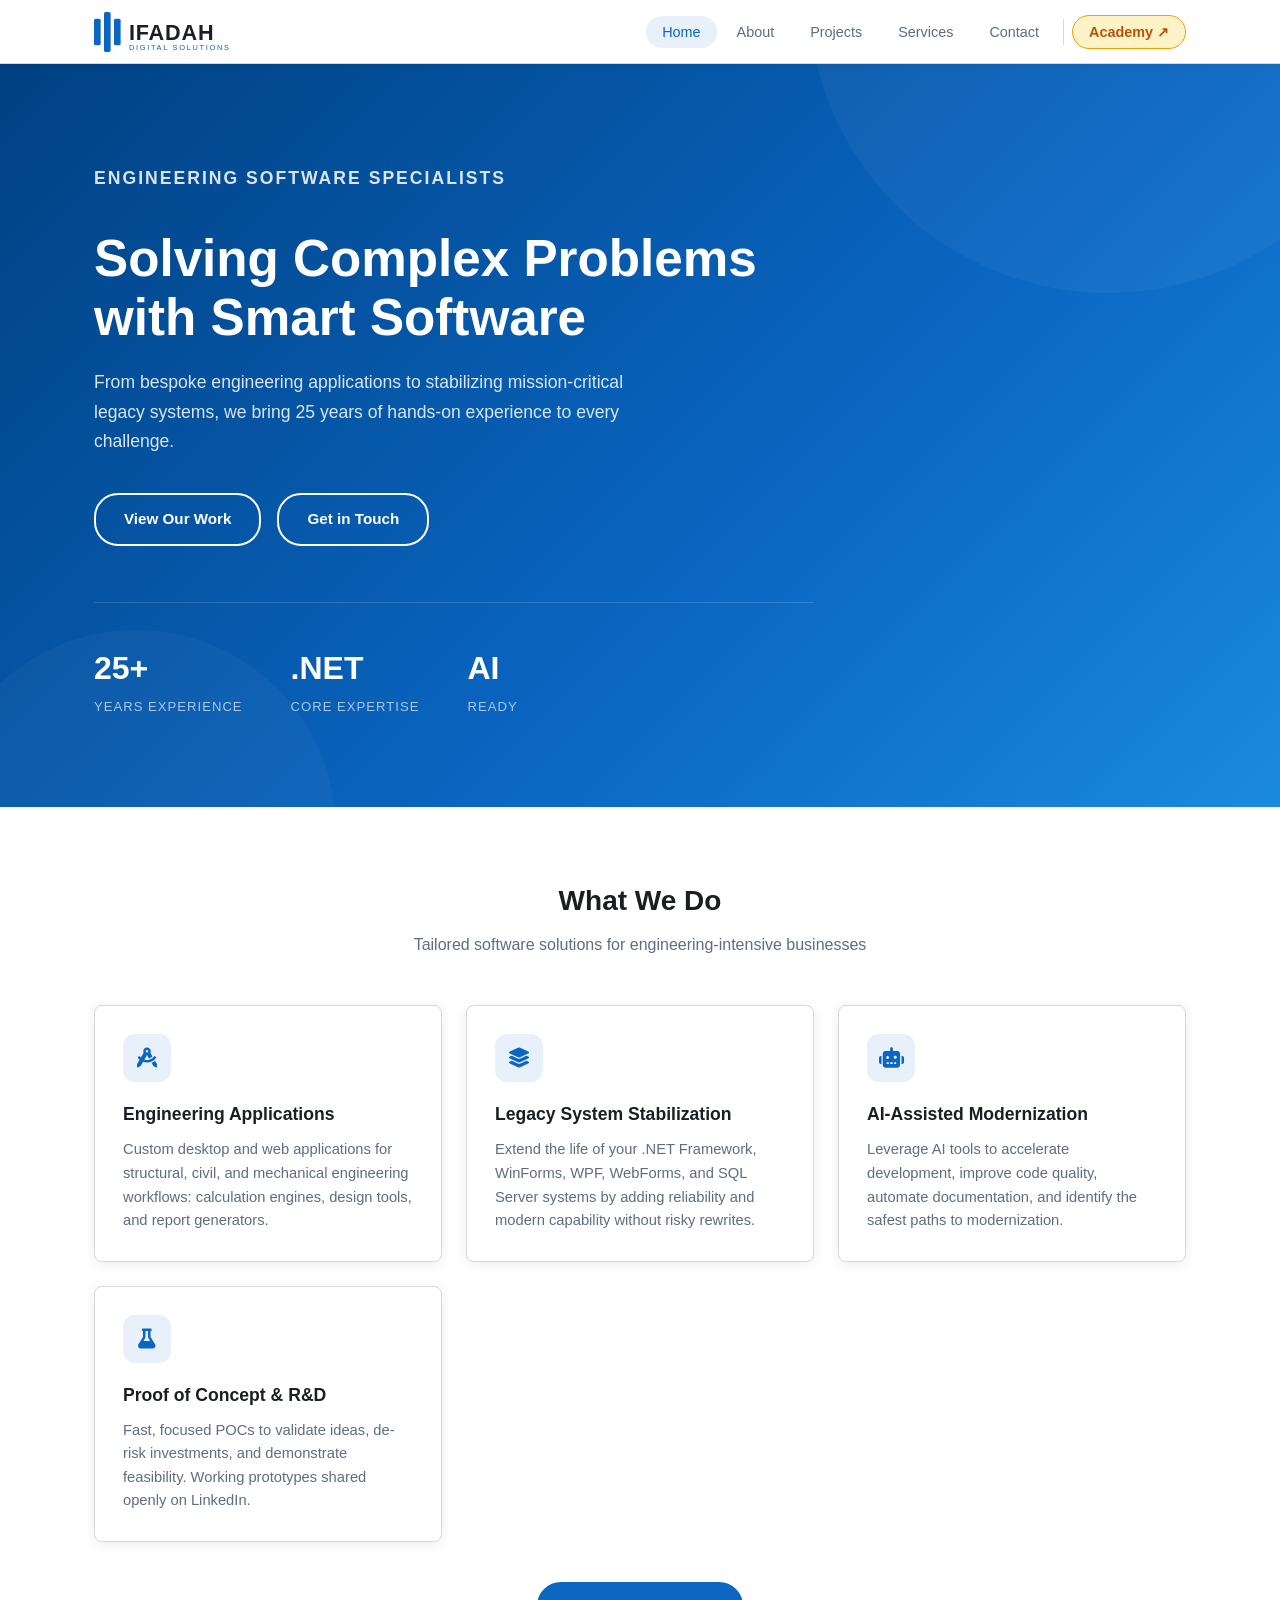
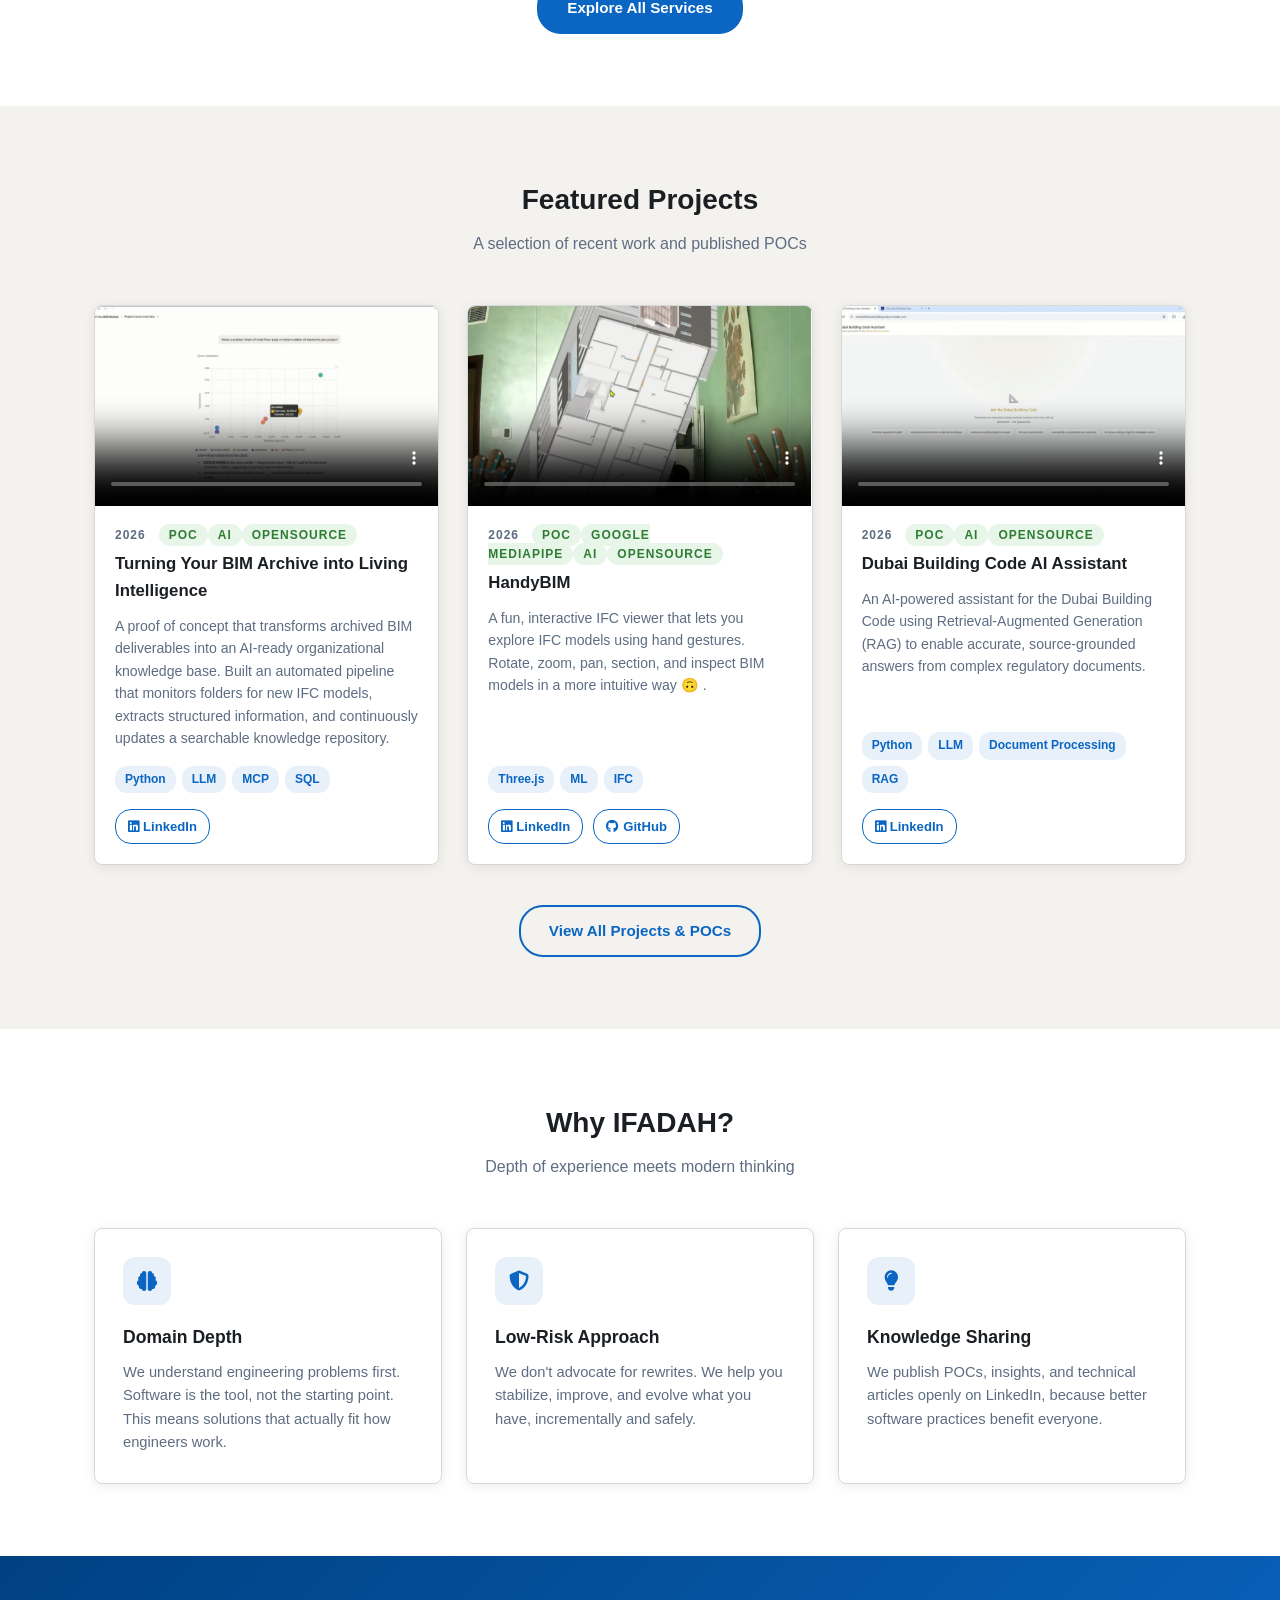
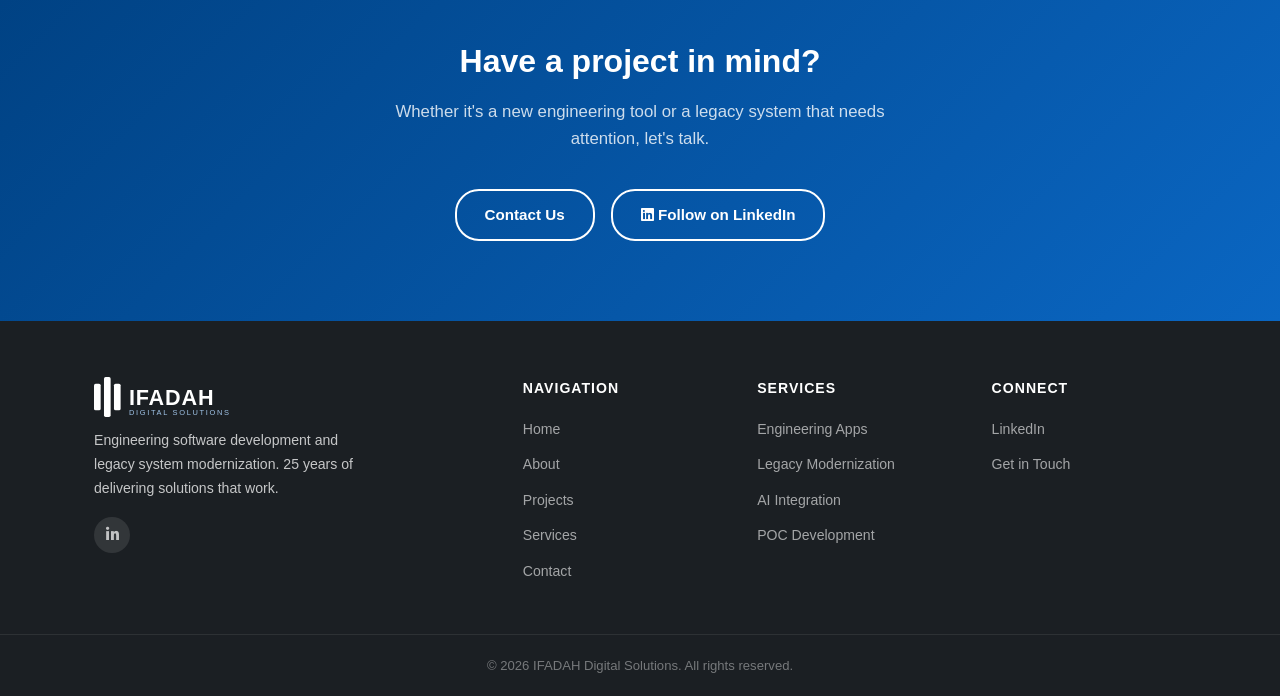
<file: index.html>
<!DOCTYPE html>
<html lang="en">
<head>
  <meta charset="UTF-8">
  <meta http-equiv="Cache-Control" content="no-cache, no-store, must-revalidate">
  <meta http-equiv="Pragma" content="no-cache">
  <meta http-equiv="Expires" content="0">
  <meta name="viewport" content="width=device-width, initial-scale=1.0">
  <meta name="description" content="IFADAH Digital Solutions: Engineering software development, legacy system modernization, and AI-assisted transformation. 25 years of expertise.">
  <title>IFADAH Digital Solutions | Engineering Software Experts</title>
  <link rel="icon" type="image/svg+xml" href="assets/favicon.svg">
  <link rel="stylesheet" href="css/style.css">
  <link rel="stylesheet" href="https://cdnjs.cloudflare.com/ajax/libs/font-awesome/6.5.0/css/all.min.css">
</head>
<body>

  <!-- NAVIGATION -->
  <header>
    <nav class="navbar">
      <div class="container nav-inner">
        <a href="index.html" class="logo"><img src="assets/logo.svg" alt="IFADAH Digital Solutions"></a>
        <ul class="nav-links">
          <li><a href="index.html" class="active">Home</a></li>
          <li><a href="about.html">About</a></li>
          <li><a href="projects.html">Projects</a></li>
          <li><a href="services.html">Services</a></li>
          <li><a href="contact.html">Contact</a></li>
          <li class="nav-academy-item"><a href="academy.html" class="nav-academy">Academy ↗</a></li>
        </ul>
        <button class="hamburger" id="hamburger">☰</button>
      </div>
    </nav>
    <div class="mobile-menu" id="mobile-menu">
      <a href="index.html">Home</a>
      <a href="about.html">About</a>
      <a href="projects.html">Projects</a>
      <a href="services.html">Services</a>
      <a href="contact.html">Contact</a>
      <a href="academy.html" class="nav-academy-mobile">Academy ↗</a>
    </div>
  </header>

  <!-- HERO -->
  <section class="hero">
    <div class="container">
      <div class="hero-content">
        <p class="hero-eyebrow">Engineering Software Specialists</p>
        <h1>Solving Complex Problems<br>with Smart Software</h1>
        <p>
          From bespoke engineering applications to stabilizing mission-critical legacy systems,
          we bring 25 years of hands-on experience to every challenge.
        </p>
        <div class="hero-cta">
          <a href="projects.html" class="btn btn-outline-white">View Our Work</a>
          <a href="contact.html" class="btn btn-outline-white">Get in Touch</a>
        </div>
        <div class="hero-stats">
          <div>
            <div class="stat-number">25+</div>
            <div class="stat-label">Years Experience</div>
          </div>
          <div>
            <div class="stat-number">.NET</div>
            <div class="stat-label">Core Expertise</div>
          </div>
          <div>
            <div class="stat-number">AI</div>
            <div class="stat-label">Ready</div>
          </div>
        </div>
      </div>
    </div>
  </section>

  <!-- SERVICES OVERVIEW -->
  <section class="section bg-light">
    <div class="container">
      <h2 class="section-title">What We Do</h2>
      <p class="section-subtitle">Tailored software solutions for engineering-intensive businesses</p>
      <div class="cards-grid">
        <div class="card">
          <div class="card-icon"><i class="fas fa-drafting-compass"></i></div>
          <h3>Engineering Applications</h3>
          <p>Custom desktop and web applications for structural, civil, and mechanical engineering workflows: calculation engines, design tools, and report generators.</p>
        </div>
        <div class="card">
          <div class="card-icon"><i class="fas fa-layer-group"></i></div>
          <h3>Legacy System Stabilization</h3>
          <p>Extend the life of your .NET Framework, WinForms, WPF, WebForms, and SQL Server systems by adding reliability and modern capability without risky rewrites.</p>
        </div>
        <div class="card">
          <div class="card-icon"><i class="fas fa-robot"></i></div>
          <h3>AI-Assisted Modernization</h3>
          <p>Leverage AI tools to accelerate development, improve code quality, automate documentation, and identify the safest paths to modernization.</p>
        </div>
        <div class="card">
          <div class="card-icon"><i class="fas fa-flask"></i></div>
          <h3>Proof of Concept & R&D</h3>
          <p>Fast, focused POCs to validate ideas, de-risk investments, and demonstrate feasibility. Working prototypes shared openly on LinkedIn.</p>
        </div>
      </div>
      <div class="text-center" style="margin-top:2.5rem">
        <a href="services.html" class="btn btn-primary">Explore All Services</a>
      </div>
    </div>
  </section>

  <!-- FEATURED PROJECTS -->
  <section class="section">
    <div class="container">
      <h2 class="section-title">Featured Projects</h2>
      <p class="section-subtitle">A selection of recent work and published POCs</p>
      <div class="projects-grid" id="featured-projects">
        <!-- Rendered by JS from data/projects.json -->
      </div>
      <div class="text-center" style="margin-top:2.5rem">
        <a href="projects.html" class="btn btn-outline">View All Projects &amp; POCs</a>
      </div>
    </div>
  </section>

  <!-- WHY IFADAH -->
  <section class="section bg-light">
    <div class="container">
      <h2 class="section-title">Why IFADAH?</h2>
      <p class="section-subtitle">Depth of experience meets modern thinking</p>
      <div class="cards-grid">
        <div class="card">
          <div class="card-icon"><i class="fas fa-brain"></i></div>
          <h3>Domain Depth</h3>
          <p>We understand engineering problems first. Software is the tool, not the starting point. This means solutions that actually fit how engineers work.</p>
        </div>
        <div class="card">
          <div class="card-icon"><i class="fas fa-shield-alt"></i></div>
          <h3>Low-Risk Approach</h3>
          <p>We don't advocate for rewrites. We help you stabilize, improve, and evolve what you have, incrementally and safely.</p>
        </div>
        <div class="card">
          <div class="card-icon"><i class="fas fa-lightbulb"></i></div>
          <h3>Knowledge Sharing</h3>
          <p>We publish POCs, insights, and technical articles openly on LinkedIn, because better software practices benefit everyone.</p>
        </div>
      </div>
    </div>
  </section>

  <!-- CTA BANNER -->
  <section class="cta-banner">
    <div class="container">
      <h2>Have a project in mind?</h2>
      <p>Whether it's a new engineering tool or a legacy system that needs attention, let's talk.</p>
      <div class="cta-banner-btns">
        <a href="contact.html" class="btn btn-outline-white">Contact Us</a>
        <a href="https://www.linkedin.com/company/ifadah" target="_blank" rel="noopener" class="btn btn-outline-white">
          <i class="fab fa-linkedin"></i> Follow on LinkedIn
        </a>
      </div>
    </div>
  </section>

  <!-- FOOTER -->
  <footer>
    <div class="container">
      <div class="footer-main">
        <div class="footer-brand">
          <img src="assets/logo-white.svg" alt="IFADAH Digital Solutions" style="height:40px;">
          <p>Engineering software development and legacy system modernization. 25 years of delivering solutions that work.</p>
          <div class="footer-social">
            <a href="https://www.linkedin.com/company/ifadah" target="_blank" rel="noopener" title="LinkedIn"><i class="fab fa-linkedin-in"></i></a>
          </div>
        </div>
        <div class="footer-col">
          <h4>Navigation</h4>
          <ul>
            <li><a href="index.html">Home</a></li>
            <li><a href="about.html">About</a></li>
            <li><a href="projects.html">Projects</a></li>
            <li><a href="services.html">Services</a></li>
            <li><a href="contact.html">Contact</a></li>
          </ul>
        </div>
        <div class="footer-col">
          <h4>Services</h4>
          <ul>
            <li><a href="services.html">Engineering Apps</a></li>
            <li><a href="services.html">Legacy Modernization</a></li>
            <li><a href="services.html">AI Integration</a></li>
            <li><a href="services.html">POC Development</a></li>
          </ul>
        </div>
        <div class="footer-col">
          <h4>Connect</h4>
          <ul>
            <li><a href="https://www.linkedin.com/company/ifadah" target="_blank" rel="noopener">LinkedIn</a></li>
            <li><a href="contact.html">Get in Touch</a></li>
          </ul>
        </div>
      </div>
    </div>
    <div class="footer-bottom">
      <p>&copy; <span id="year"></span> IFADAH Digital Solutions. All rights reserved.</p>
      <script>document.getElementById('year').textContent = new Date().getFullYear();</script>
    </div>
  </footer>

  <script src="js/main.js"></script>
</body>
</html>
</file>
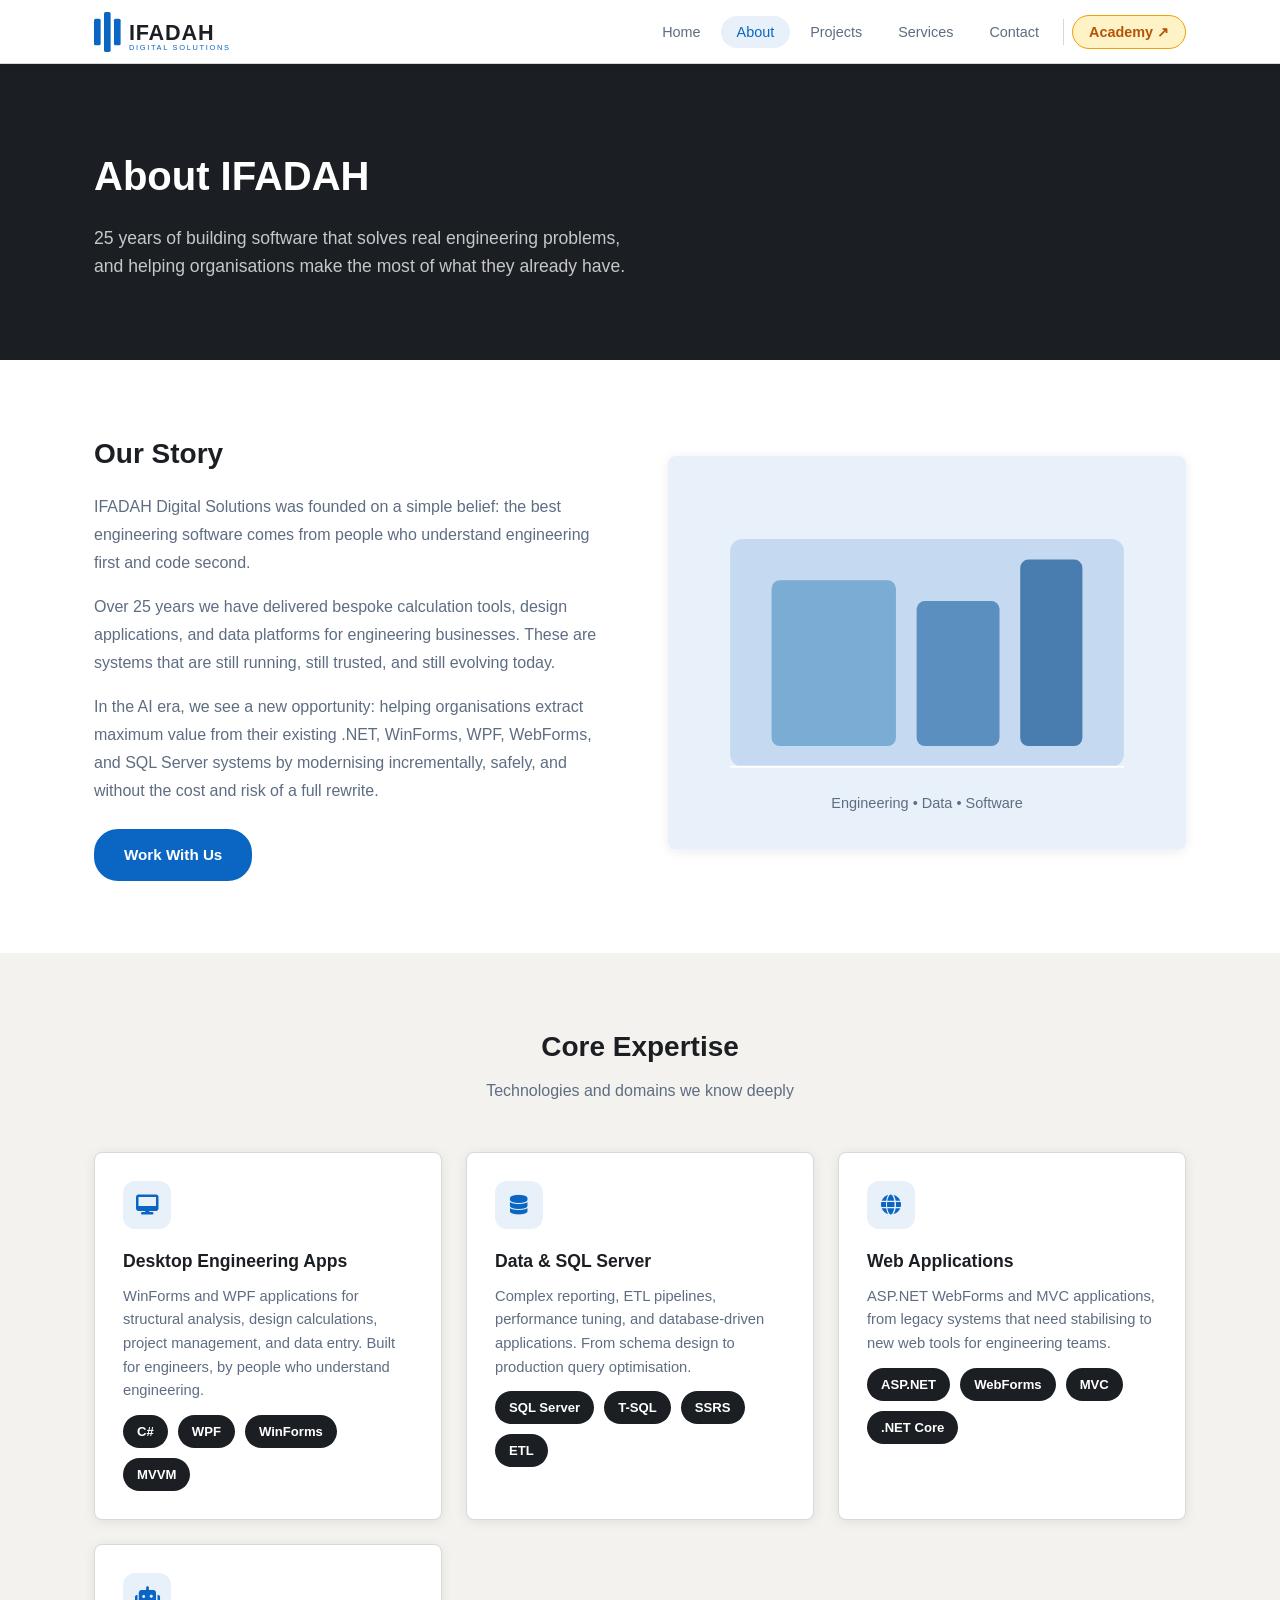
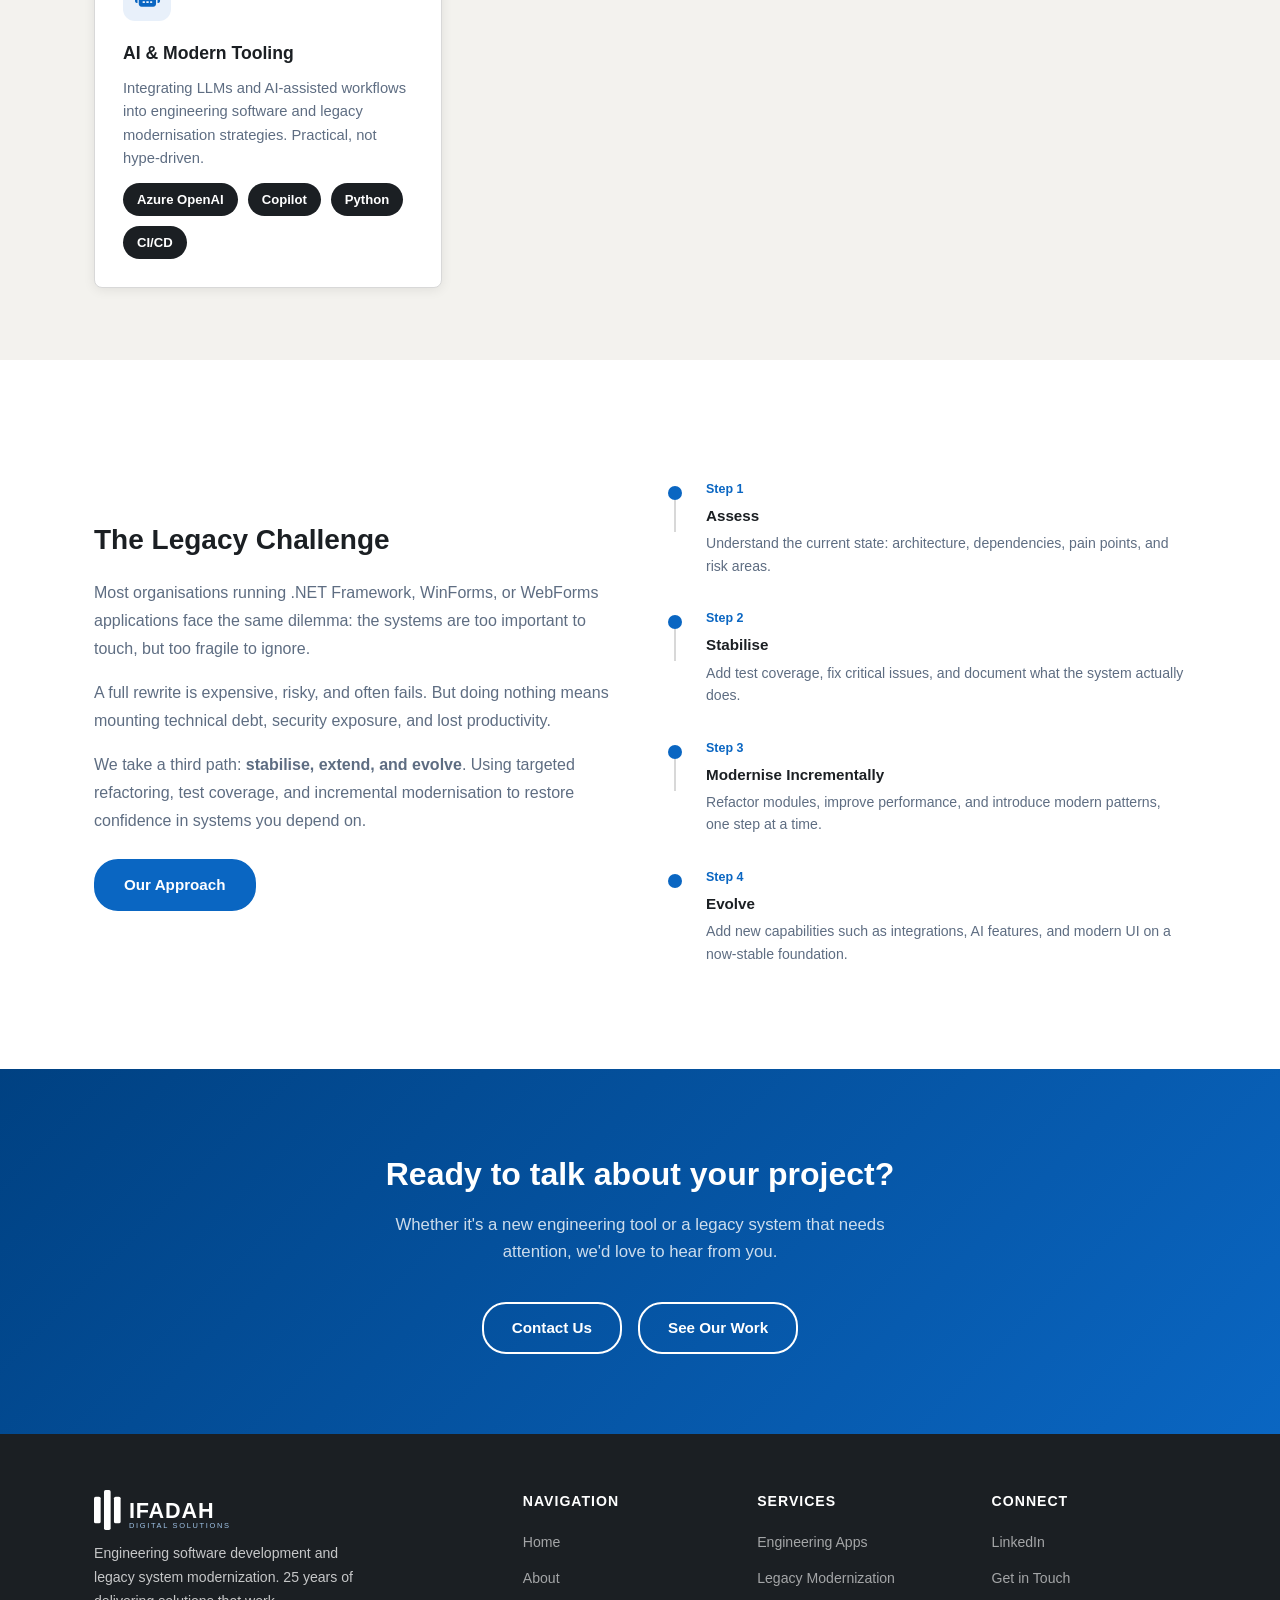
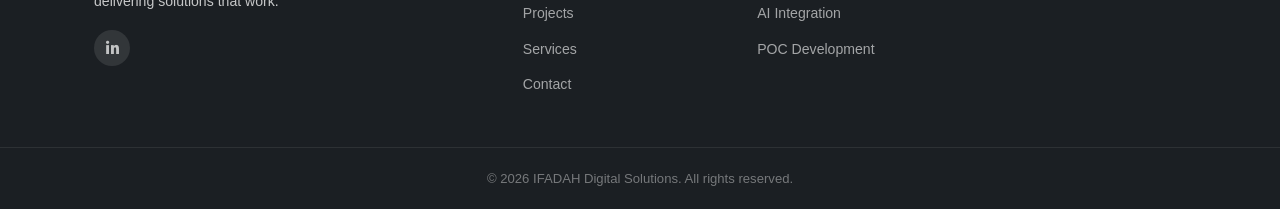
<file: about.html>
<!DOCTYPE html>
<html lang="en">
<head>
  <meta charset="UTF-8">
  <meta http-equiv="Cache-Control" content="no-cache, no-store, must-revalidate">
  <meta http-equiv="Pragma" content="no-cache">
  <meta http-equiv="Expires" content="0">
  <meta name="viewport" content="width=device-width, initial-scale=1.0">
  <meta name="description" content="About IFADAH Digital Solutions: 25 years of engineering software development expertise.">
  <title>About | IFADAH Digital Solutions</title>
  <link rel="icon" type="image/svg+xml" href="assets/favicon.svg">
  <link rel="stylesheet" href="css/style.css">
  <link rel="stylesheet" href="https://cdnjs.cloudflare.com/ajax/libs/font-awesome/6.5.0/css/all.min.css">
</head>
<body>

  <!-- NAVIGATION -->
  <header>
    <nav class="navbar">
      <div class="container nav-inner">
        <a href="index.html" class="logo"><img src="assets/logo.svg" alt="IFADAH Digital Solutions"></a>
        <ul class="nav-links">
          <li><a href="index.html">Home</a></li>
          <li><a href="about.html" class="active">About</a></li>
          <li><a href="projects.html">Projects</a></li>
          <li><a href="services.html">Services</a></li>
          <li><a href="contact.html">Contact</a></li>
          <li class="nav-academy-item"><a href="academy.html" class="nav-academy">Academy ↗</a></li>
        </ul>
        <button class="hamburger" id="hamburger">☰</button>
      </div>
    </nav>
    <div class="mobile-menu" id="mobile-menu">
      <a href="index.html">Home</a>
      <a href="about.html">About</a>
      <a href="projects.html">Projects</a>
      <a href="services.html">Services</a>
      <a href="contact.html">Contact</a>
      <a href="academy.html" class="nav-academy-mobile">Academy ↗</a>
    </div>
  </header>

  <!-- HERO -->
  <section class="about-hero">
    <div class="container">
      <h1>About IFADAH</h1>
      <p>25 years of building software that solves real engineering problems, and helping organisations make the most of what they already have.</p>
    </div>
  </section>

  <!-- STORY -->
  <section class="section bg-light">
    <div class="container">
      <div class="about-grid">
        <div class="about-text">
          <h2>Our Story</h2>
          <p>
            IFADAH Digital Solutions was founded on a simple belief: the best engineering software comes from people who understand engineering first and code second.
          </p>
          <p>
            Over 25 years we have delivered bespoke calculation tools, design applications, and data platforms for engineering businesses. These are systems that are still running, still trusted, and still evolving today.
          </p>
          <p>
            In the AI era, we see a new opportunity: helping organisations extract maximum value from their existing .NET, WinForms, WPF, WebForms, and SQL Server systems by modernising incrementally, safely, and without the cost and risk of a full rewrite.
          </p>
          <a href="contact.html" class="btn btn-primary" style="margin-top:8px;">Work With Us</a>
        </div>
        <div>
          <svg xmlns="http://www.w3.org/2000/svg" viewBox="0 0 500 380" style="border-radius:8px;box-shadow:0 2px 12px rgba(0,0,0,0.08);">
            <rect width="500" height="380" fill="#E8F0FA"/>
            <rect x="60" y="80" width="380" height="220" rx="12" fill="#C5D9F0"/>
            <rect x="100" y="120" width="120" height="160" rx="8" fill="#7AACD4"/>
            <rect x="240" y="140" width="80" height="140" rx="8" fill="#5A8FBF"/>
            <rect x="340" y="100" width="60" height="180" rx="8" fill="#4A7DAF"/>
            <line x1="60" y1="300" x2="440" y2="300" stroke="#FFFFFF" stroke-width="2"/>
            <text x="250" y="340" font-family="Segoe UI, Arial" font-size="14" fill="#5E6D82" text-anchor="middle">Engineering • Data • Software</text>
          </svg>
        </div>
      </div>
    </div>
  </section>

  <!-- EXPERTISE -->
  <section class="section">
    <div class="container">
      <h2 class="section-title">Core Expertise</h2>
      <p class="section-subtitle">Technologies and domains we know deeply</p>
      <div class="cards-grid">
        <div class="card">
          <div class="card-icon"><i class="fas fa-desktop"></i></div>
          <h3>Desktop Engineering Apps</h3>
          <p>WinForms and WPF applications for structural analysis, design calculations, project management, and data entry. Built for engineers, by people who understand engineering.</p>
          <div class="tech-stack" style="margin-top:12px;">
            <span class="tech-badge">C#</span>
            <span class="tech-badge">WPF</span>
            <span class="tech-badge">WinForms</span>
            <span class="tech-badge">MVVM</span>
          </div>
        </div>
        <div class="card">
          <div class="card-icon"><i class="fas fa-database"></i></div>
          <h3>Data & SQL Server</h3>
          <p>Complex reporting, ETL pipelines, performance tuning, and database-driven applications. From schema design to production query optimisation.</p>
          <div class="tech-stack" style="margin-top:12px;">
            <span class="tech-badge">SQL Server</span>
            <span class="tech-badge">T-SQL</span>
            <span class="tech-badge">SSRS</span>
            <span class="tech-badge">ETL</span>
          </div>
        </div>
        <div class="card">
          <div class="card-icon"><i class="fas fa-globe"></i></div>
          <h3>Web Applications</h3>
          <p>ASP.NET WebForms and MVC applications, from legacy systems that need stabilising to new web tools for engineering teams.</p>
          <div class="tech-stack" style="margin-top:12px;">
            <span class="tech-badge">ASP.NET</span>
            <span class="tech-badge">WebForms</span>
            <span class="tech-badge">MVC</span>
            <span class="tech-badge">.NET Core</span>
          </div>
        </div>
        <div class="card">
          <div class="card-icon"><i class="fas fa-robot"></i></div>
          <h3>AI & Modern Tooling</h3>
          <p>Integrating LLMs and AI-assisted workflows into engineering software and legacy modernisation strategies. Practical, not hype-driven.</p>
          <div class="tech-stack" style="margin-top:12px;">
            <span class="tech-badge">Azure OpenAI</span>
            <span class="tech-badge">Copilot</span>
            <span class="tech-badge">Python</span>
            <span class="tech-badge">CI/CD</span>
          </div>
        </div>
      </div>
    </div>
  </section>

  <!-- LEGACY MODERNIZATION FOCUS -->
  <section class="section bg-light">
    <div class="container">
      <div class="about-grid">
        <div>
          <h2 class="section-title" style="text-align:left;margin-bottom:16px;">The Legacy Challenge</h2>
          <p style="color:var(--text-secondary);line-height:1.75;margin-bottom:16px;">
            Most organisations running .NET Framework, WinForms, or WebForms applications face the same dilemma: the systems are too important to touch, but too fragile to ignore.
          </p>
          <p style="color:var(--text-secondary);line-height:1.75;margin-bottom:16px;">
            A full rewrite is expensive, risky, and often fails. But doing nothing means mounting technical debt, security exposure, and lost productivity.
          </p>
          <p style="color:var(--text-secondary);line-height:1.75;margin-bottom:24px;">
            We take a third path: <strong>stabilise, extend, and evolve</strong>. Using targeted refactoring, test coverage, and incremental modernisation to restore confidence in systems you depend on.
          </p>
          <a href="services.html" class="btn btn-primary">Our Approach</a>
        </div>
        <div>
          <div class="timeline">
            <div class="timeline-item">
              <div class="timeline-dot"></div>
              <div class="timeline-content">
                <div class="timeline-year">Step 1</div>
                <h4>Assess</h4>
                <p>Understand the current state: architecture, dependencies, pain points, and risk areas.</p>
              </div>
            </div>
            <div class="timeline-item">
              <div class="timeline-dot"></div>
              <div class="timeline-content">
                <div class="timeline-year">Step 2</div>
                <h4>Stabilise</h4>
                <p>Add test coverage, fix critical issues, and document what the system actually does.</p>
              </div>
            </div>
            <div class="timeline-item">
              <div class="timeline-dot"></div>
              <div class="timeline-content">
                <div class="timeline-year">Step 3</div>
                <h4>Modernise Incrementally</h4>
                <p>Refactor modules, improve performance, and introduce modern patterns, one step at a time.</p>
              </div>
            </div>
            <div class="timeline-item">
              <div class="timeline-dot"></div>
              <div class="timeline-content">
                <div class="timeline-year">Step 4</div>
                <h4>Evolve</h4>
                <p>Add new capabilities such as integrations, AI features, and modern UI on a now-stable foundation.</p>
              </div>
            </div>
          </div>
        </div>
      </div>
    </div>
  </section>

  <!-- CTA -->
  <section class="cta-banner">
    <div class="container">
      <h2>Ready to talk about your project?</h2>
      <p>Whether it's a new engineering tool or a legacy system that needs attention, we'd love to hear from you.</p>
      <div class="cta-banner-btns">
        <a href="contact.html" class="btn btn-outline-white">Contact Us</a>
        <a href="projects.html" class="btn btn-outline-white">See Our Work</a>
      </div>
    </div>
  </section>

  <!-- FOOTER -->
  <footer>
    <div class="container">
      <div class="footer-main">
        <div class="footer-brand">
          <img src="assets/logo-white.svg" alt="IFADAH Digital Solutions" style="height:40px;">
          <p>Engineering software development and legacy system modernization. 25 years of delivering solutions that work.</p>
          <div class="footer-social">
            <a href="https://www.linkedin.com/company/ifadah" target="_blank" rel="noopener" title="LinkedIn"><i class="fab fa-linkedin-in"></i></a>
          </div>
        </div>
        <div class="footer-col">
          <h4>Navigation</h4>
          <ul>
            <li><a href="index.html">Home</a></li>
            <li><a href="about.html">About</a></li>
            <li><a href="projects.html">Projects</a></li>
            <li><a href="services.html">Services</a></li>
            <li><a href="contact.html">Contact</a></li>
          </ul>
        </div>
        <div class="footer-col">
          <h4>Services</h4>
          <ul>
            <li><a href="services.html">Engineering Apps</a></li>
            <li><a href="services.html">Legacy Modernization</a></li>
            <li><a href="services.html">AI Integration</a></li>
            <li><a href="services.html">POC Development</a></li>
          </ul>
        </div>
        <div class="footer-col">
          <h4>Connect</h4>
          <ul>
            <li><a href="https://www.linkedin.com/company/ifadah" target="_blank" rel="noopener">LinkedIn</a></li>
            <li><a href="contact.html">Get in Touch</a></li>
          </ul>
        </div>
      </div>
    </div>
    <div class="footer-bottom">
      <p>&copy; <span id="year"></span> IFADAH Digital Solutions. All rights reserved.</p>
      <script>document.getElementById('year').textContent = new Date().getFullYear();</script>
    </div>
  </footer>

  <script src="js/main.js"></script>
</body>
</html>
</file>
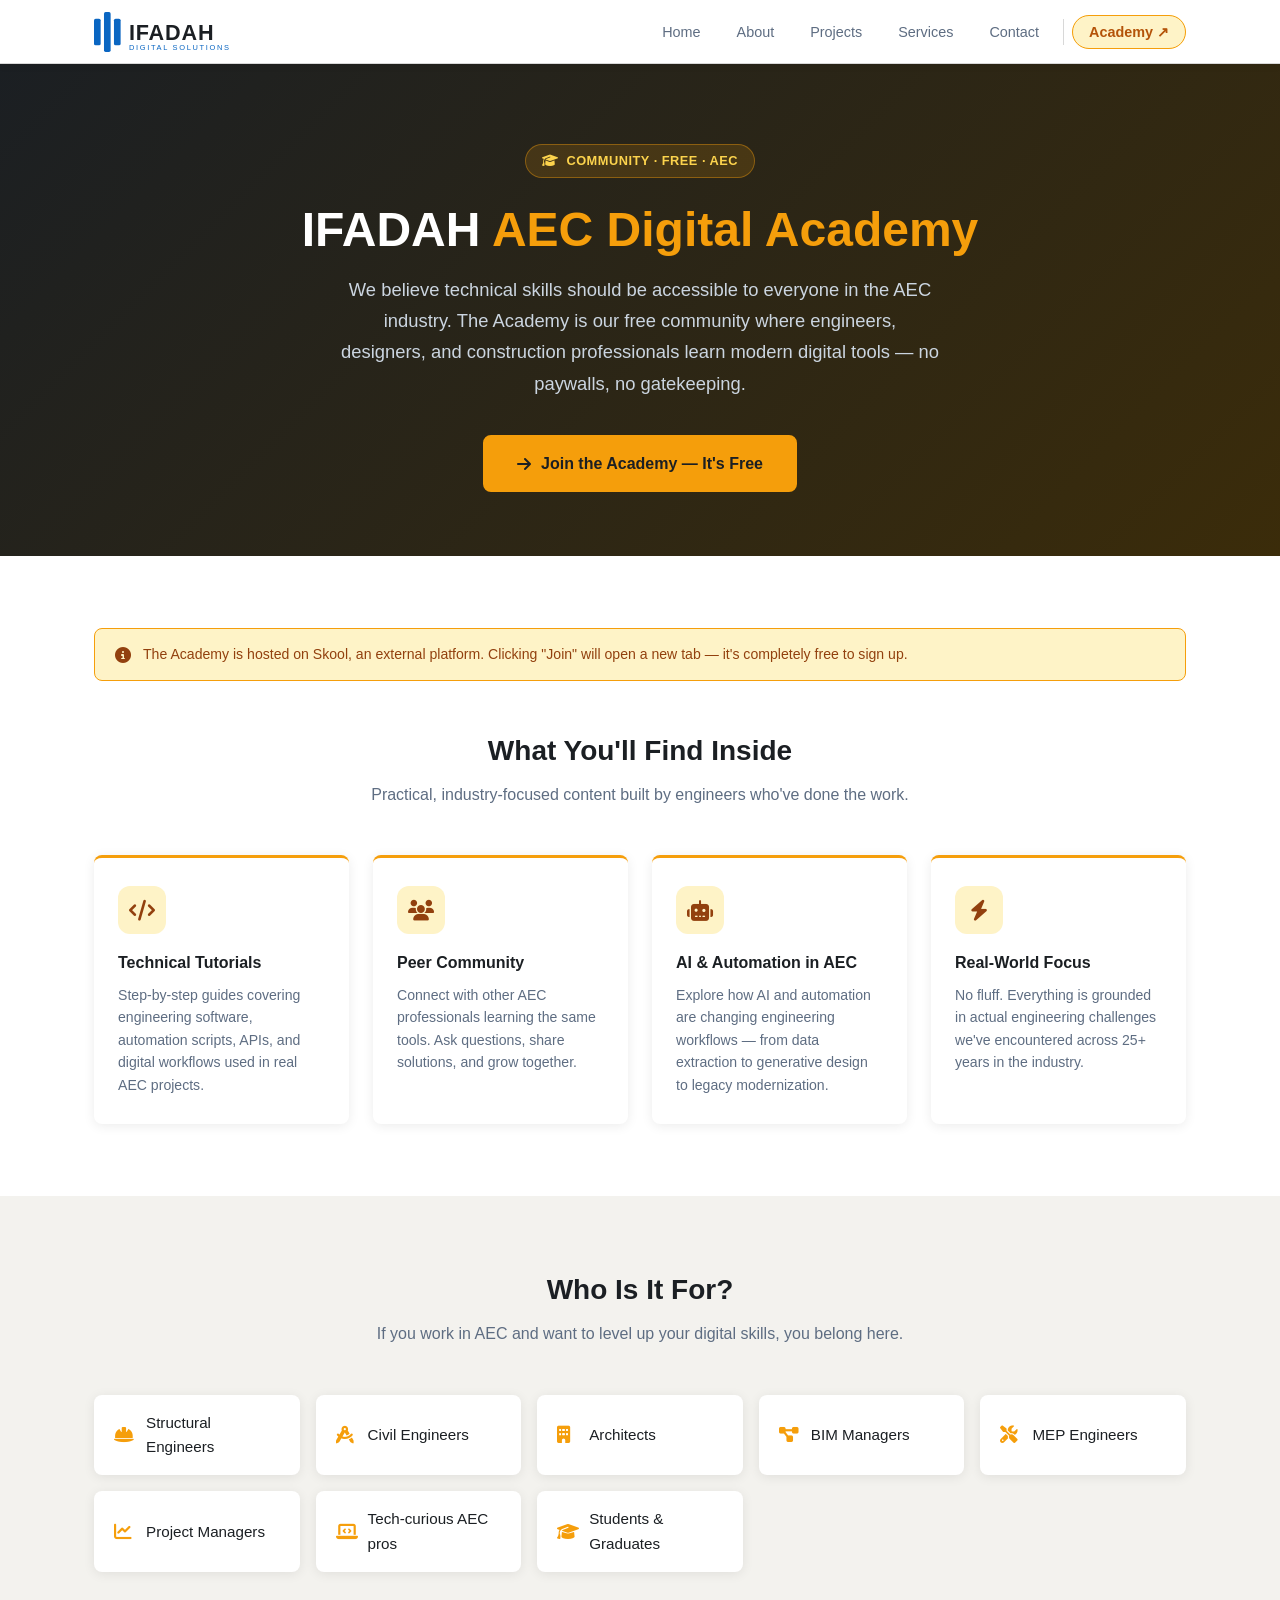
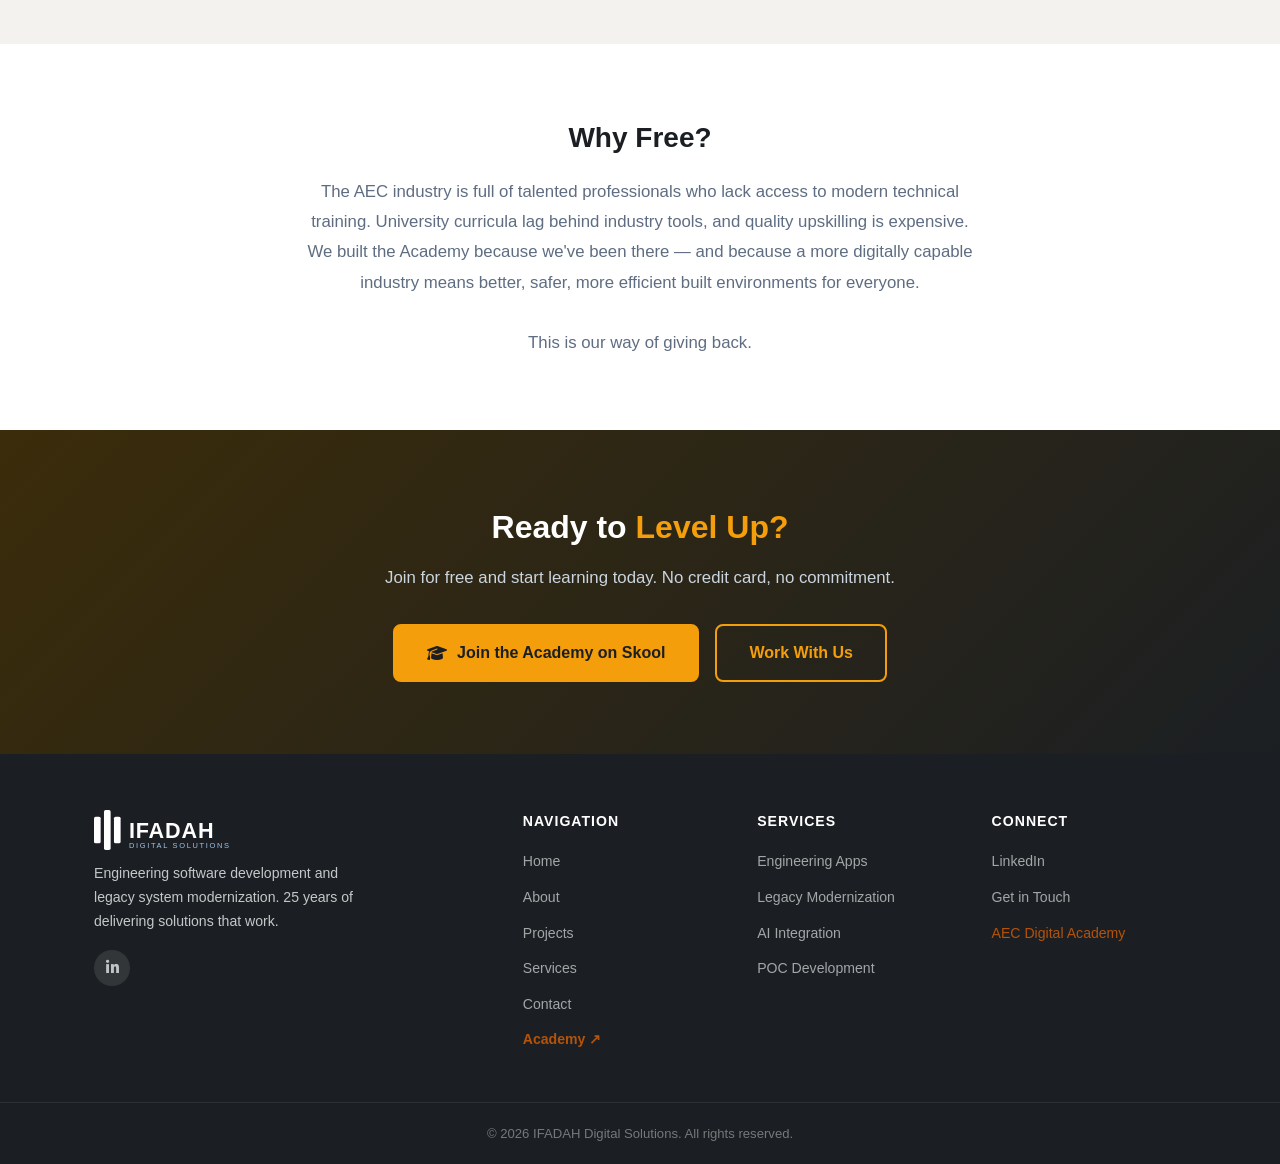
<file: academy.html>
<!DOCTYPE html>
<html lang="en">
<head>
  <meta charset="UTF-8">
  <meta http-equiv="Cache-Control" content="no-cache, no-store, must-revalidate">
  <meta http-equiv="Pragma" content="no-cache">
  <meta http-equiv="Expires" content="0">
  <meta name="viewport" content="width=device-width, initial-scale=1.0">
  <meta name="description" content="IFADAH AEC Digital Academy — free technical skills for AEC professionals. Join our community on Skool.">
  <title>AEC Digital Academy | IFADAH</title>
  <link rel="icon" type="image/svg+xml" href="assets/favicon.svg">
  <link rel="stylesheet" href="css/style.css">
  <link rel="stylesheet" href="https://cdnjs.cloudflare.com/ajax/libs/font-awesome/6.5.0/css/all.min.css">
  <style>
    /* ---- Academy page overrides ---- */
    :root {
      --academy:        #F59E0B;
      --academy-dark:   #D97706;
      --academy-deeper: #92400E;
      --academy-light:  #FEF3C7;
    }

    .academy-hero {
      background: linear-gradient(135deg, #1B1F23 0%, #3B2C0A 100%);
      color: var(--white);
      padding: 80px 0 64px;
      text-align: center;
    }
    .academy-badge {
      display: inline-flex;
      align-items: center;
      gap: 8px;
      background: rgba(245,158,11,0.15);
      border: 1px solid rgba(245,158,11,0.4);
      color: #FCD34D;
      border-radius: 20px;
      padding: 6px 16px;
      font-size: 0.8rem;
      font-weight: 600;
      letter-spacing: 0.5px;
      text-transform: uppercase;
      margin-bottom: 24px;
    }
    .academy-hero h1 {
      font-size: clamp(2rem, 5vw, 3rem);
      font-weight: 800;
      margin-bottom: 16px;
      line-height: 1.15;
    }
    .academy-hero h1 span {
      color: var(--academy);
    }
    .academy-hero p {
      font-size: 1.15rem;
      color: #CBD5E0;
      max-width: 600px;
      margin: 0 auto 36px;
      line-height: 1.7;
    }
    .btn-academy {
      display: inline-flex;
      align-items: center;
      gap: 10px;
      background: var(--academy);
      color: #1B1F23;
      font-weight: 700;
      font-size: 1rem;
      padding: 14px 32px;
      border-radius: 8px;
      transition: all 0.2s;
      border: 2px solid var(--academy);
    }
    .btn-academy:hover {
      background: var(--academy-dark);
      border-color: var(--academy-dark);
      transform: translateY(-2px);
      box-shadow: 0 6px 20px rgba(245,158,11,0.4);
    }
    .btn-academy-outline {
      background: transparent;
      color: var(--academy);
      border-color: var(--academy);
      font-weight: 600;
    }
    .btn-academy-outline:hover {
      background: rgba(245,158,11,0.1);
      transform: translateY(-2px);
    }

    /* What you get */
    .academy-features {
      display: grid;
      grid-template-columns: repeat(auto-fit, minmax(240px, 1fr));
      gap: 24px;
      margin-top: 48px;
    }
    .academy-feature {
      background: var(--white);
      border-radius: var(--radius);
      padding: 28px 24px;
      box-shadow: var(--card-shadow);
      border-top: 3px solid var(--academy);
    }
    .academy-feature-icon {
      width: 48px;
      height: 48px;
      background: var(--academy-light);
      border-radius: 12px;
      display: flex;
      align-items: center;
      justify-content: center;
      font-size: 1.3rem;
      color: var(--academy-deeper);
      margin-bottom: 16px;
    }
    .academy-feature h3 {
      font-size: 1rem;
      font-weight: 700;
      margin-bottom: 8px;
    }
    .academy-feature p {
      font-size: 0.88rem;
      color: var(--text-secondary);
      line-height: 1.6;
    }

    /* Who it's for */
    .audience-list {
      display: grid;
      grid-template-columns: repeat(auto-fit, minmax(200px, 1fr));
      gap: 16px;
      margin-top: 32px;
    }
    .audience-item {
      display: flex;
      align-items: center;
      gap: 12px;
      background: var(--white);
      border-radius: var(--radius);
      padding: 16px 20px;
      box-shadow: var(--card-shadow);
      font-weight: 500;
      font-size: 0.95rem;
    }
    .audience-item i {
      color: var(--academy);
      font-size: 1.1rem;
      width: 20px;
    }

    /* CTA banner */
    .academy-cta {
      background: linear-gradient(135deg, #3B2C0A 0%, #1B1F23 100%);
      color: var(--white);
      text-align: center;
      padding: 72px 0;
    }
    .academy-cta h2 {
      font-size: 2rem;
      font-weight: 800;
      margin-bottom: 12px;
    }
    .academy-cta h2 span { color: var(--academy); }
    .academy-cta p {
      color: #CBD5E0;
      margin-bottom: 32px;
      font-size: 1.05rem;
    }
    .cta-btns {
      display: flex;
      gap: 16px;
      justify-content: center;
      flex-wrap: wrap;
    }

    /* Note banner */
    .external-note {
      background: var(--academy-light);
      border: 1px solid #F59E0B;
      border-radius: var(--radius);
      padding: 14px 20px;
      display: flex;
      align-items: center;
      gap: 12px;
      font-size: 0.88rem;
      color: var(--academy-deeper);
      margin-bottom: 48px;
    }
    .external-note i { font-size: 1rem; flex-shrink: 0; }
  </style>
</head>
<body>

  <!-- NAVIGATION -->
  <header>
    <nav class="navbar">
      <div class="container nav-inner">
        <a href="index.html" class="logo"><img src="assets/logo.svg" alt="IFADAH Digital Solutions"></a>
        <ul class="nav-links">
          <li><a href="index.html">Home</a></li>
          <li><a href="about.html">About</a></li>
          <li><a href="projects.html">Projects</a></li>
          <li><a href="services.html">Services</a></li>
          <li><a href="contact.html">Contact</a></li>
          <li class="nav-academy-item"><a href="academy.html" class="nav-academy active">Academy ↗</a></li>
        </ul>
        <button class="hamburger" id="hamburger">☰</button>
      </div>
    </nav>
    <div class="mobile-menu" id="mobile-menu">
      <a href="index.html">Home</a>
      <a href="about.html">About</a>
      <a href="projects.html">Projects</a>
      <a href="services.html">Services</a>
      <a href="contact.html">Contact</a>
      <a href="academy.html" class="nav-academy-mobile">Academy ↗</a>
    </div>
  </header>

  <!-- HERO -->
  <section class="academy-hero">
    <div class="container">
      <div class="academy-badge">
        <i class="fas fa-graduation-cap"></i> Community · Free · AEC
      </div>
      <h1>IFADAH <span>AEC Digital Academy</span></h1>
      <p>
        We believe technical skills should be accessible to everyone in the AEC industry.
        The Academy is our free community where engineers, designers, and construction professionals
        learn modern digital tools — no paywalls, no gatekeeping.
      </p>
      <a href="https://www.skool.com/aec-digital-academy-by-ifadah-3436" target="_blank" rel="noopener" class="btn-academy">
        <i class="fas fa-arrow-right"></i> Join the Academy — It's Free
      </a>
    </div>
  </section>

  <!-- WHAT YOU GET -->
  <section class="section bg-light">
    <div class="container">
      <div class="external-note">
        <i class="fas fa-info-circle"></i>
        The Academy is hosted on Skool, an external platform. Clicking "Join" will open a new tab — it's completely free to sign up.
      </div>
      <h2 class="section-title">What You'll Find Inside</h2>
      <p class="section-subtitle">Practical, industry-focused content built by engineers who've done the work.</p>
      <div class="academy-features">
        <div class="academy-feature">
          <div class="academy-feature-icon"><i class="fas fa-code"></i></div>
          <h3>Technical Tutorials</h3>
          <p>Step-by-step guides covering engineering software, automation scripts, APIs, and digital workflows used in real AEC projects.</p>
        </div>
        <div class="academy-feature">
          <div class="academy-feature-icon"><i class="fas fa-users"></i></div>
          <h3>Peer Community</h3>
          <p>Connect with other AEC professionals learning the same tools. Ask questions, share solutions, and grow together.</p>
        </div>
        <div class="academy-feature">
          <div class="academy-feature-icon"><i class="fas fa-robot"></i></div>
          <h3>AI & Automation in AEC</h3>
          <p>Explore how AI and automation are changing engineering workflows — from data extraction to generative design to legacy modernization.</p>
        </div>
        <div class="academy-feature">
          <div class="academy-feature-icon"><i class="fas fa-bolt"></i></div>
          <h3>Real-World Focus</h3>
          <p>No fluff. Everything is grounded in actual engineering challenges we've encountered across 25+ years in the industry.</p>
        </div>
      </div>
    </div>
  </section>

  <!-- WHO IT'S FOR -->
  <section class="section">
    <div class="container">
      <h2 class="section-title">Who Is It For?</h2>
      <p class="section-subtitle">If you work in AEC and want to level up your digital skills, you belong here.</p>
      <div class="audience-list">
        <div class="audience-item"><i class="fas fa-hard-hat"></i> Structural Engineers</div>
        <div class="audience-item"><i class="fas fa-drafting-compass"></i> Civil Engineers</div>
        <div class="audience-item"><i class="fas fa-building"></i> Architects</div>
        <div class="audience-item"><i class="fas fa-project-diagram"></i> BIM Managers</div>
        <div class="audience-item"><i class="fas fa-tools"></i> MEP Engineers</div>
        <div class="audience-item"><i class="fas fa-chart-line"></i> Project Managers</div>
        <div class="audience-item"><i class="fas fa-laptop-code"></i> Tech-curious AEC pros</div>
        <div class="audience-item"><i class="fas fa-graduation-cap"></i> Students & Graduates</div>
      </div>
    </div>
  </section>

  <!-- WHY FREE -->
  <section class="section bg-light">
    <div class="container" style="max-width:720px;text-align:center;">
      <h2 class="section-title">Why Free?</h2>
      <p style="font-size:1.05rem;color:var(--text-secondary);line-height:1.8;margin-top:16px;">
        The AEC industry is full of talented professionals who lack access to modern technical training.
        University curricula lag behind industry tools, and quality upskilling is expensive.
        We built the Academy because we've been there — and because a more digitally capable
        industry means better, safer, more efficient built environments for everyone.
        <br><br>
        This is our way of giving back.
      </p>
    </div>
  </section>

  <!-- CTA -->
  <section class="academy-cta">
    <div class="container">
      <h2>Ready to <span>Level Up?</span></h2>
      <p>Join for free and start learning today. No credit card, no commitment.</p>
      <div class="cta-btns">
        <a href="https://www.skool.com/aec-digital-academy-by-ifadah-3436" target="_blank" rel="noopener" class="btn-academy">
          <i class="fas fa-graduation-cap"></i> Join the Academy on Skool
        </a>
        <a href="contact.html" class="btn-academy btn-academy-outline">
          Work With Us
        </a>
      </div>
    </div>
  </section>

  <!-- FOOTER -->
  <footer>
    <div class="container">
      <div class="footer-main">
        <div class="footer-brand">
          <img src="assets/logo-white.svg" alt="IFADAH Digital Solutions" style="height:40px;">
          <p>Engineering software development and legacy system modernization. 25 years of delivering solutions that work.</p>
          <div class="footer-social">
            <a href="https://www.linkedin.com/company/ifadah" target="_blank" rel="noopener" title="LinkedIn"><i class="fab fa-linkedin-in"></i></a>
          </div>
        </div>
        <div class="footer-col">
          <h4>Navigation</h4>
          <ul>
            <li><a href="index.html">Home</a></li>
            <li><a href="about.html">About</a></li>
            <li><a href="projects.html">Projects</a></li>
            <li><a href="services.html">Services</a></li>
            <li><a href="contact.html">Contact</a></li>
            <li><a href="academy.html" style="color:#B45309;font-weight:600;">Academy ↗</a></li>
          </ul>
        </div>
        <div class="footer-col">
          <h4>Services</h4>
          <ul>
            <li><a href="services.html">Engineering Apps</a></li>
            <li><a href="services.html">Legacy Modernization</a></li>
            <li><a href="services.html">AI Integration</a></li>
            <li><a href="services.html">POC Development</a></li>
          </ul>
        </div>
        <div class="footer-col">
          <h4>Connect</h4>
          <ul>
            <li><a href="https://www.linkedin.com/company/ifadah" target="_blank" rel="noopener">LinkedIn</a></li>
            <li><a href="contact.html">Get in Touch</a></li>
            <li><a href="https://www.skool.com/aec-digital-academy-by-ifadah-3436" target="_blank" rel="noopener" style="color:#B45309;">AEC Digital Academy</a></li>
          </ul>
        </div>
      </div>
    </div>
    <div class="footer-bottom">
      <p>&copy; <span id="year"></span> IFADAH Digital Solutions. All rights reserved.</p>
      <script>document.getElementById('year').textContent = new Date().getFullYear();</script>
    </div>
  </footer>

  <script src="js/main.js"></script>
</body>
</html>
</file>
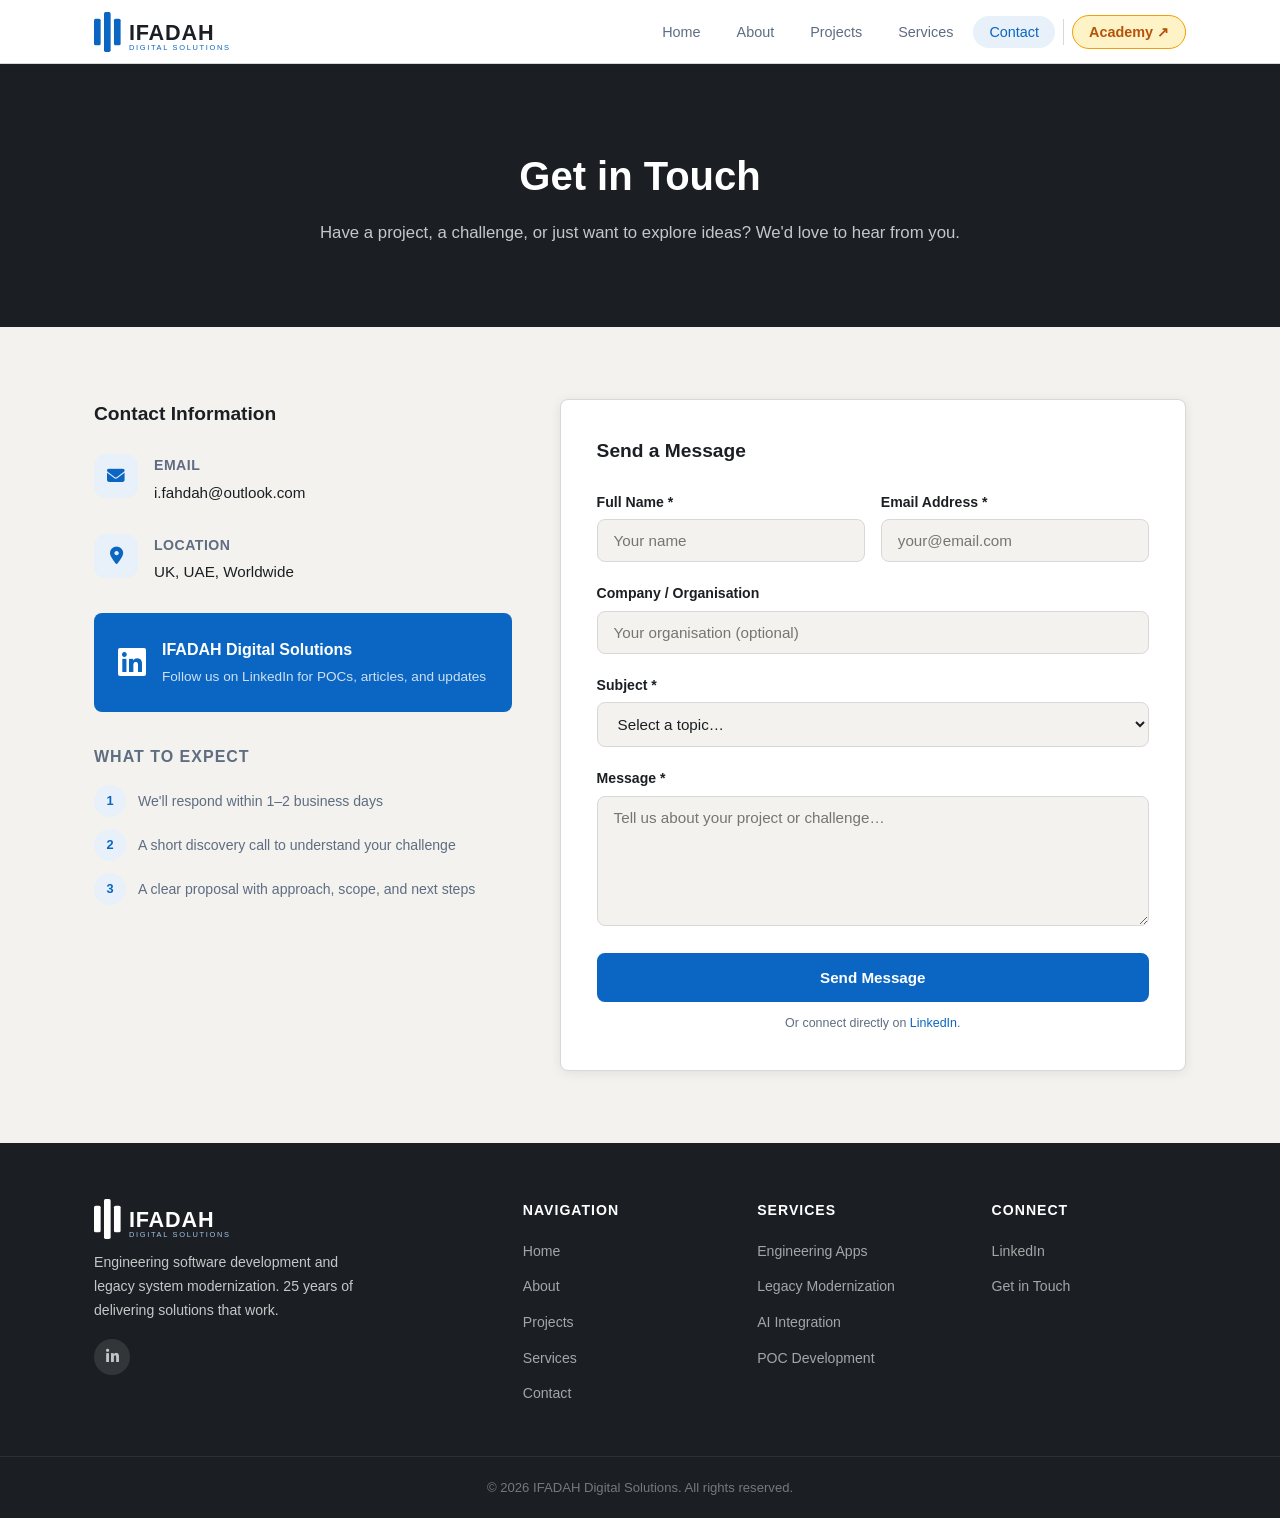
<file: contact.html>
<!DOCTYPE html>
<html lang="en">
<head>
  <meta charset="UTF-8">
  <meta http-equiv="Cache-Control" content="no-cache, no-store, must-revalidate">
  <meta http-equiv="Pragma" content="no-cache">
  <meta http-equiv="Expires" content="0">
  <meta name="viewport" content="width=device-width, initial-scale=1.0">
  <meta name="description" content="Contact IFADAH Digital Solutions: engineering software development and legacy modernization.">
  <title>Contact | IFADAH Digital Solutions</title>
  <link rel="icon" type="image/svg+xml" href="assets/favicon.svg">
  <link rel="stylesheet" href="css/style.css">
  <link rel="stylesheet" href="https://cdnjs.cloudflare.com/ajax/libs/font-awesome/6.5.0/css/all.min.css">
</head>
<body>

  <!-- NAVIGATION -->
  <header>
    <nav class="navbar">
      <div class="container nav-inner">
        <a href="index.html" class="logo"><img src="assets/logo.svg" alt="IFADAH Digital Solutions"></a>
        <ul class="nav-links">
          <li><a href="index.html">Home</a></li>
          <li><a href="about.html">About</a></li>
          <li><a href="projects.html">Projects</a></li>
          <li><a href="services.html">Services</a></li>
          <li><a href="contact.html" class="active">Contact</a></li>
          <li class="nav-academy-item"><a href="academy.html" class="nav-academy">Academy ↗</a></li>
        </ul>
        <button class="hamburger" id="hamburger">☰</button>
      </div>
    </nav>
    <div class="mobile-menu" id="mobile-menu">
      <a href="index.html">Home</a>
      <a href="about.html">About</a>
      <a href="projects.html">Projects</a>
      <a href="services.html">Services</a>
      <a href="contact.html">Contact</a>
      <a href="academy.html" class="nav-academy-mobile">Academy ↗</a>
    </div>
  </header>

  <!-- HERO -->
  <section class="contact-hero">
    <div class="container">
      <h1>Get in Touch</h1>
      <p>Have a project, a challenge, or just want to explore ideas? We'd love to hear from you.</p>
    </div>
  </section>

  <!-- CONTACT CONTENT -->
  <section class="section">
    <div class="container">
      <div class="contact-grid">

        <!-- Contact Info -->
        <div class="contact-info">
          <h3>Contact Information</h3>

          <div class="contact-item">
            <div class="contact-item-icon"><i class="fas fa-envelope"></i></div>
            <div class="contact-item-text">
              <h4>Email</h4>
              <a href="mailto:i.fahdah@outlook.com">i.fahdah@outlook.com</a>
            </div>
          </div>

          <div class="contact-item">
            <div class="contact-item-icon"><i class="fas fa-map-marker-alt"></i></div>
            <div class="contact-item-text">
              <h4>Location</h4>
              <p>UK, UAE, Worldwide</p>
            </div>
          </div>

          <!-- LinkedIn Card -->
          <a href="https://www.linkedin.com/company/ifadah" target="_blank" rel="noopener" class="linkedin-card">
            <i class="fab fa-linkedin"></i>
            <div>
              <h4>IFADAH Digital Solutions</h4>
              <p>Follow us on LinkedIn for POCs, articles, and updates</p>
            </div>
          </a>

          <!-- What to expect -->
          <div style="margin-top:32px;">
            <h3 style="font-size:1rem;font-weight:700;margin-bottom:16px;color:var(--text-secondary);text-transform:uppercase;letter-spacing:1px;">What to Expect</h3>
            <div style="display:flex;flex-direction:column;gap:12px;">
              <div style="display:flex;align-items:center;gap:12px;">
                <div style="width:32px;height:32px;min-width:32px;background:var(--primary-light);border-radius:50%;display:flex;align-items:center;justify-content:center;color:var(--primary);font-size:0.8rem;font-weight:700;">1</div>
                <p style="font-size:0.88rem;color:var(--text-secondary);">We'll respond within 1–2 business days</p>
              </div>
              <div style="display:flex;align-items:center;gap:12px;">
                <div style="width:32px;height:32px;min-width:32px;background:var(--primary-light);border-radius:50%;display:flex;align-items:center;justify-content:center;color:var(--primary);font-size:0.8rem;font-weight:700;">2</div>
                <p style="font-size:0.88rem;color:var(--text-secondary);">A short discovery call to understand your challenge</p>
              </div>
              <div style="display:flex;align-items:center;gap:12px;">
                <div style="width:32px;height:32px;min-width:32px;background:var(--primary-light);border-radius:50%;display:flex;align-items:center;justify-content:center;color:var(--primary);font-size:0.8rem;font-weight:700;">3</div>
                <p style="font-size:0.88rem;color:var(--text-secondary);">A clear proposal with approach, scope, and next steps</p>
              </div>
            </div>
          </div>
        </div>

        <!-- Contact Form -->
        <!--
          TO ENABLE EMAIL DELIVERY:
          1. Sign up at https://formspree.io (free tier available)
          2. Create a form and copy your endpoint ID
          3. Replace action="#" with action="https://formspree.io/f/YOUR_ID"
          4. Remove the onsubmit handler from the form element
        -->
        <div class="contact-form">
          <h3>Send a Message</h3>
          <form id="contact-form" action="https://formspree.io/f/mgonvnwd" method="POST">
            <input type="hidden" name="_next" value="https://ifadahdigital.github.io/site/contact.html?sent=1">
            <div class="form-row">
              <div class="form-group">
                <label for="name">Full Name *</label>
                <input type="text" id="name" name="name" placeholder="Your name" required>
              </div>
              <div class="form-group">
                <label for="email">Email Address *</label>
                <input type="email" id="email" name="email" placeholder="your@email.com" required>
              </div>
            </div>
            <div class="form-group">
              <label for="company">Company / Organisation</label>
              <input type="text" id="company" name="company" placeholder="Your organisation (optional)">
            </div>
            <div class="form-group">
              <label for="subject">Subject *</label>
              <select id="subject" name="subject" required>
                <option value="" disabled selected>Select a topic…</option>
                <option value="engineering-app">Engineering Application</option>
                <option value="legacy">Legacy System Help</option>
                <option value="ai">AI Integration</option>
                <option value="poc">Proof of Concept</option>
                <option value="other">Other / General Enquiry</option>
              </select>
            </div>
            <div class="form-group">
              <label for="message">Message *</label>
              <textarea id="message" name="message" placeholder="Tell us about your project or challenge…" required></textarea>
            </div>
            <button type="submit" class="btn btn-primary" style="width:100%;border-radius:8px;padding:14px;">
              Send Message
            </button>
            <p style="font-size:0.78rem;color:var(--text-secondary);margin-top:12px;text-align:center;">
              Or connect directly on <a href="https://www.linkedin.com/company/ifadah" target="_blank" rel="noopener" style="color:var(--primary);">LinkedIn</a>.
            </p>
          </form>
        </div>

      </div>
    </div>
  </section>

  <!-- FOOTER -->
  <footer>
    <div class="container">
      <div class="footer-main">
        <div class="footer-brand">
          <img src="assets/logo-white.svg" alt="IFADAH Digital Solutions" style="height:40px;">
          <p>Engineering software development and legacy system modernization. 25 years of delivering solutions that work.</p>
          <div class="footer-social">
            <a href="https://www.linkedin.com/company/ifadah" target="_blank" rel="noopener" title="LinkedIn"><i class="fab fa-linkedin-in"></i></a>
          </div>
        </div>
        <div class="footer-col">
          <h4>Navigation</h4>
          <ul>
            <li><a href="index.html">Home</a></li>
            <li><a href="about.html">About</a></li>
            <li><a href="projects.html">Projects</a></li>
            <li><a href="services.html">Services</a></li>
            <li><a href="contact.html">Contact</a></li>
          </ul>
        </div>
        <div class="footer-col">
          <h4>Services</h4>
          <ul>
            <li><a href="services.html">Engineering Apps</a></li>
            <li><a href="services.html">Legacy Modernization</a></li>
            <li><a href="services.html">AI Integration</a></li>
            <li><a href="services.html">POC Development</a></li>
          </ul>
        </div>
        <div class="footer-col">
          <h4>Connect</h4>
          <ul>
            <li><a href="https://www.linkedin.com/company/ifadah" target="_blank" rel="noopener">LinkedIn</a></li>
            <li><a href="contact.html">Get in Touch</a></li>
          </ul>
        </div>
      </div>
    </div>
    <div class="footer-bottom">
      <p>&copy; <span id="year"></span> IFADAH Digital Solutions. All rights reserved.</p>
      <script>document.getElementById('year').textContent = new Date().getFullYear();</script>
    </div>
  </footer>

  <script src="js/main.js"></script>
</body>
</html>
</file>
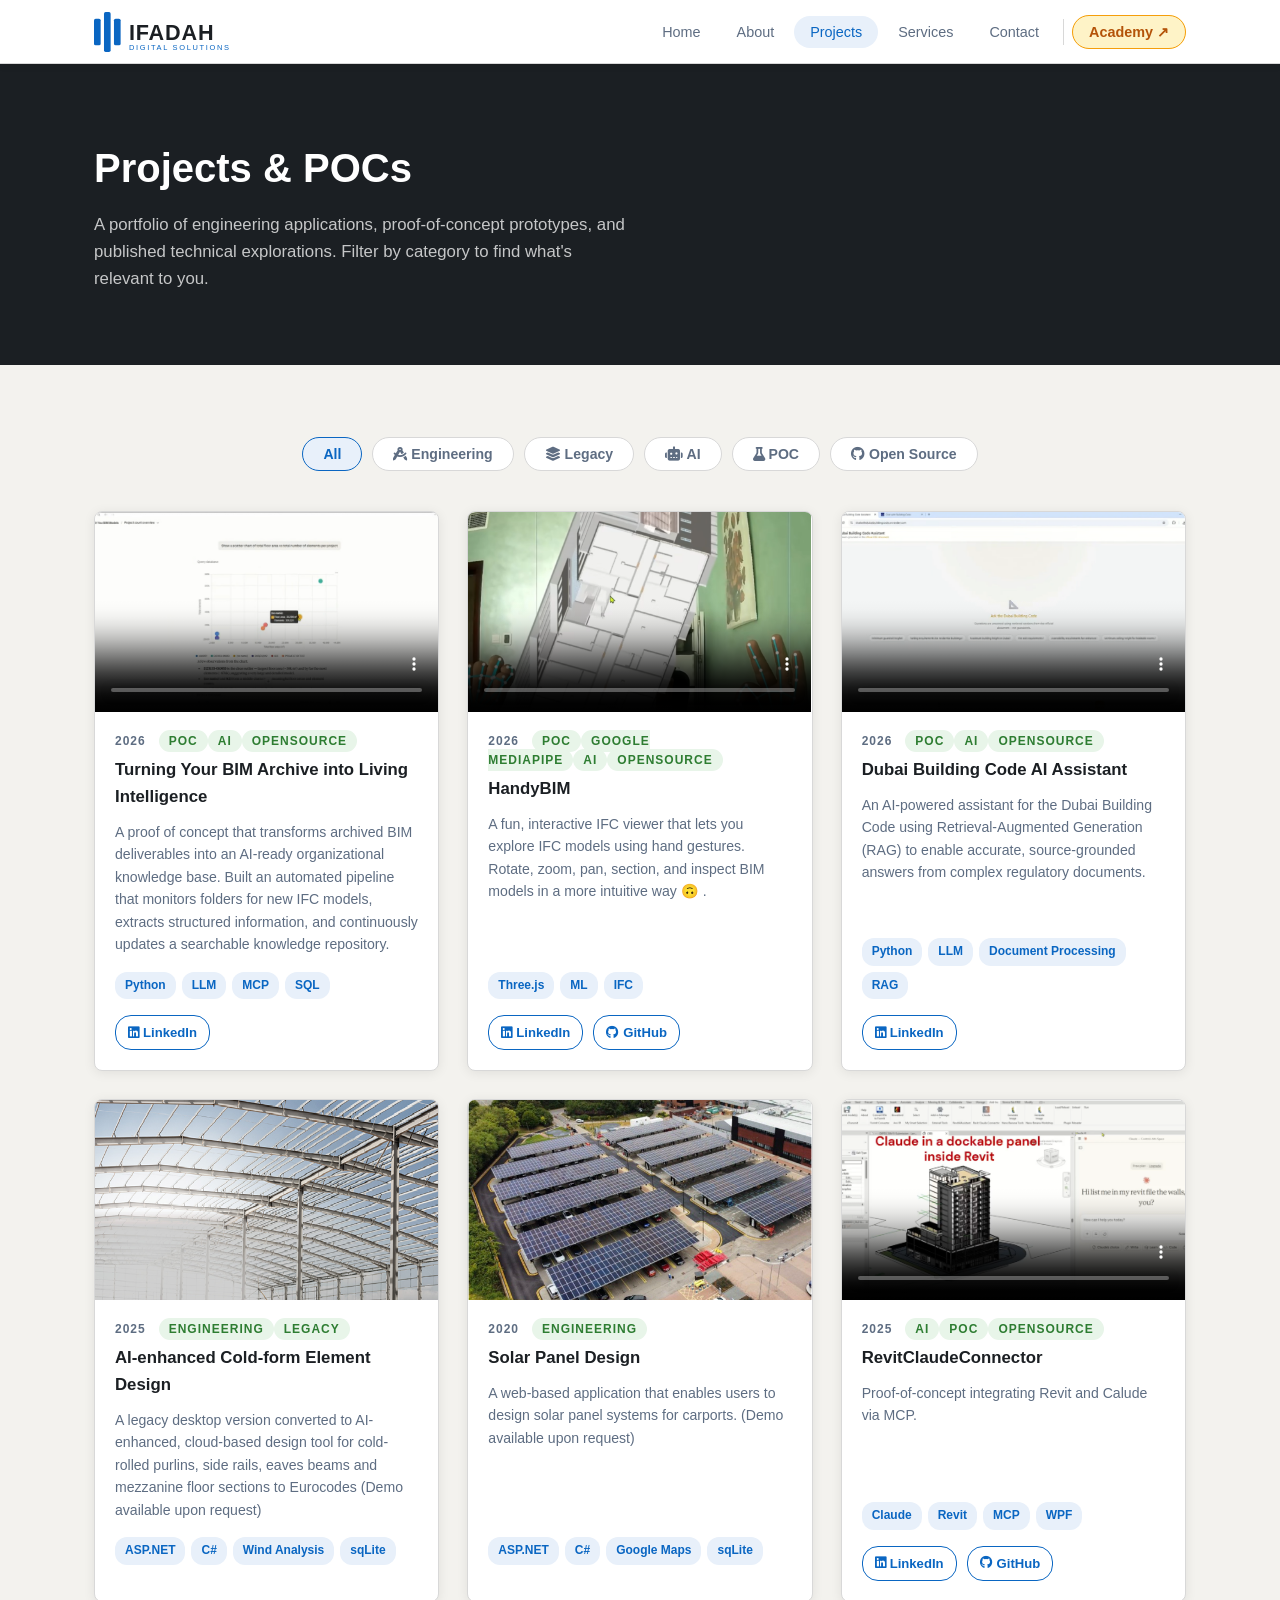
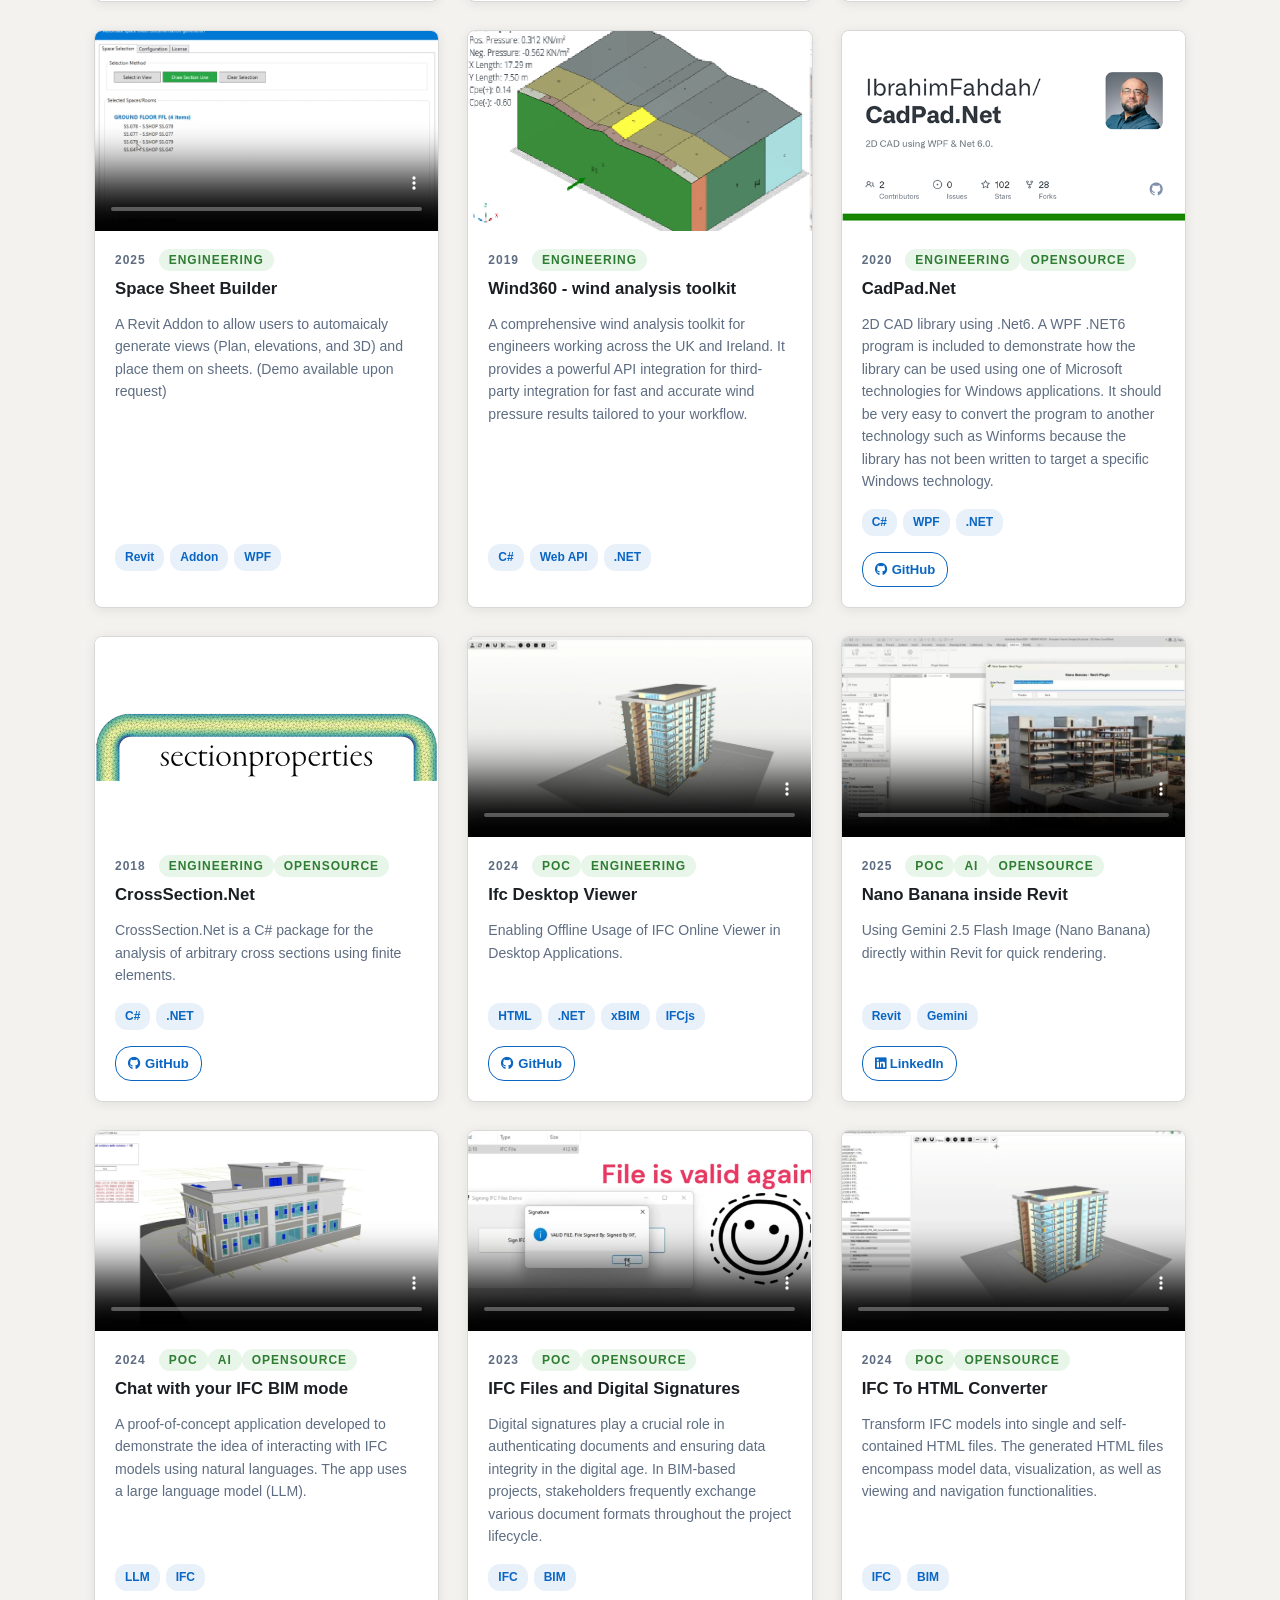
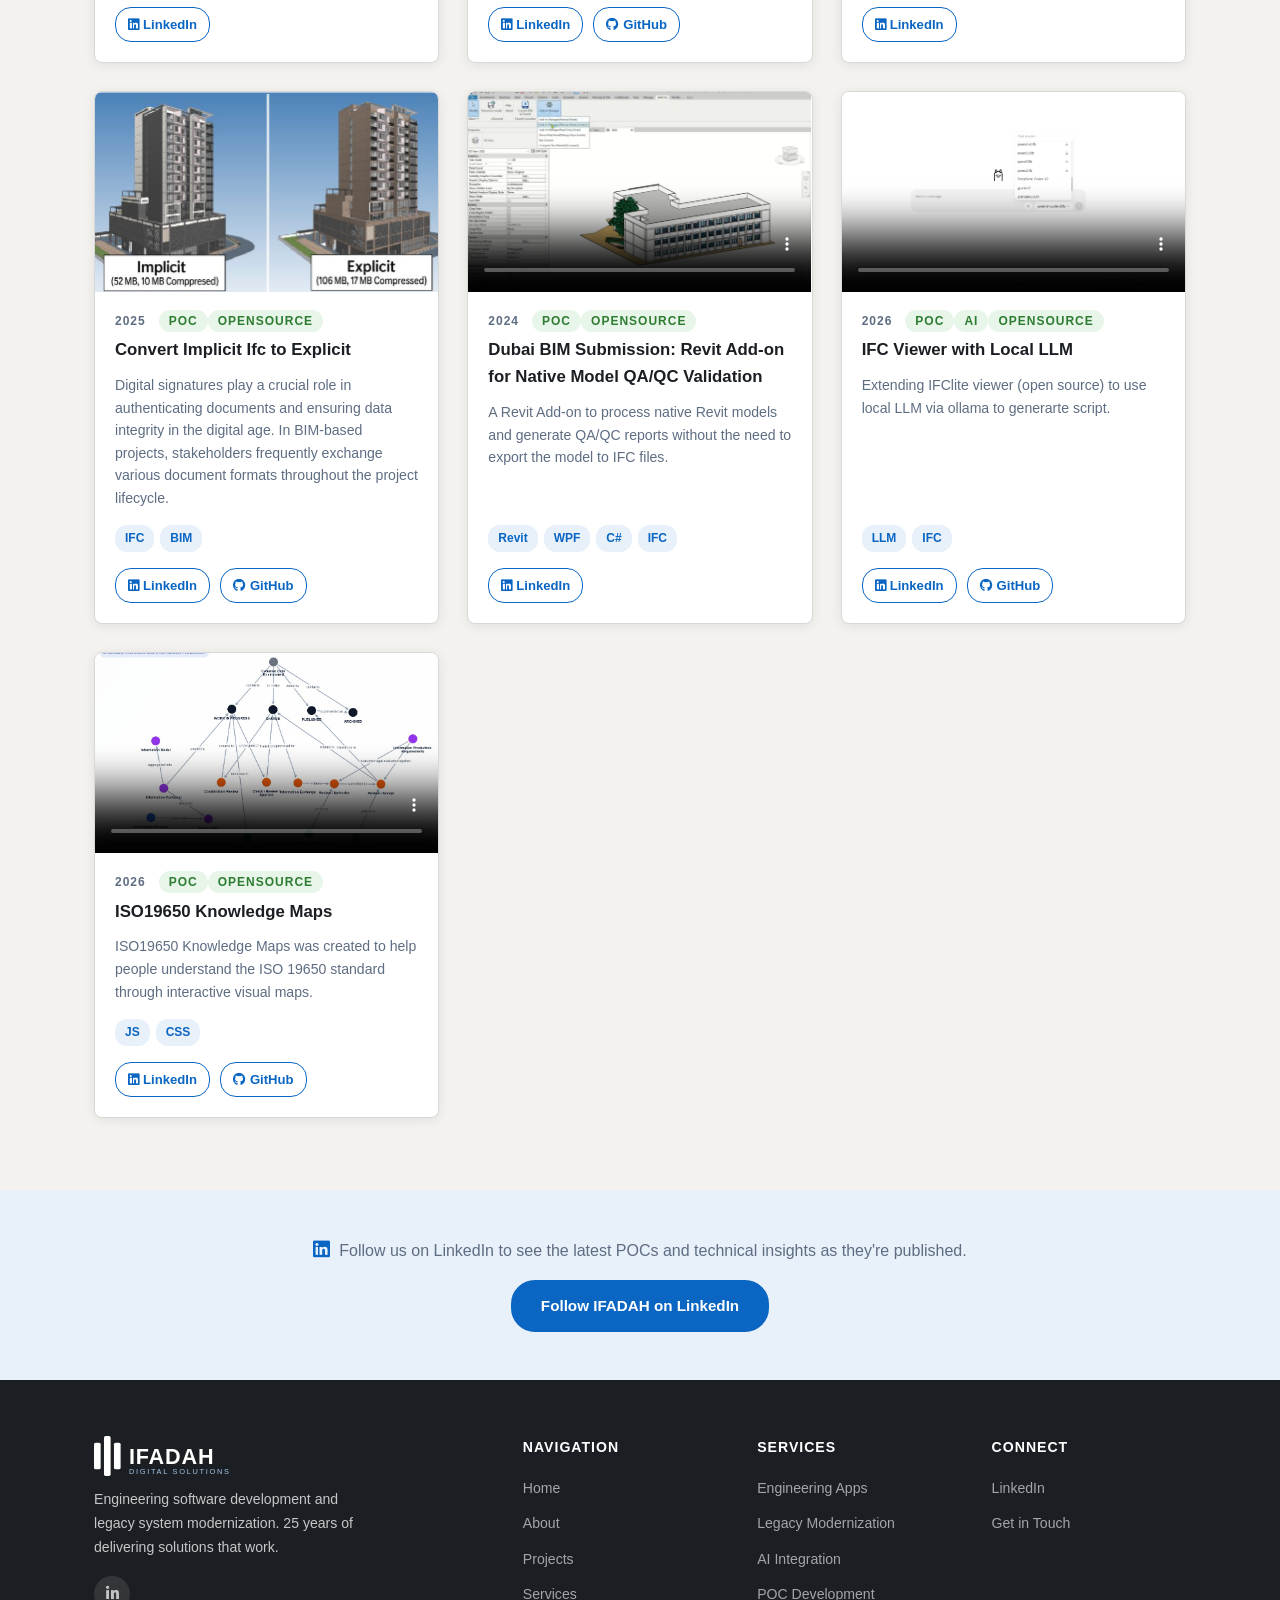
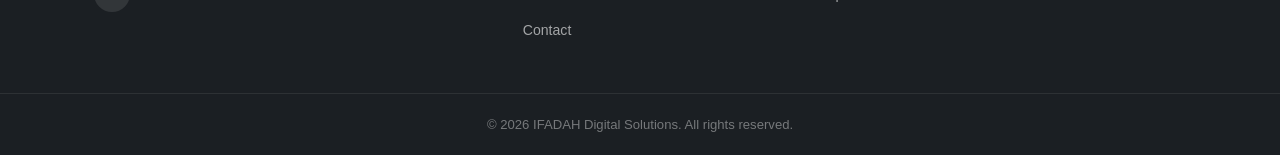
<file: projects.html>
<!DOCTYPE html>
<html lang="en">
<head>
  <meta charset="UTF-8">
  <meta http-equiv="Cache-Control" content="no-cache, no-store, must-revalidate">
  <meta http-equiv="Pragma" content="no-cache">
  <meta http-equiv="Expires" content="0">
  <meta name="viewport" content="width=device-width, initial-scale=1.0">
  <meta name="description" content="IFADAH Digital Solutions: Projects, proof of concepts, and engineering software portfolio.">
  <title>Projects | IFADAH Digital Solutions</title>
  <link rel="icon" type="image/svg+xml" href="assets/favicon.svg">
  <link rel="stylesheet" href="css/style.css">
  <link rel="stylesheet" href="https://cdnjs.cloudflare.com/ajax/libs/font-awesome/6.5.0/css/all.min.css">
</head>
<body>

  <!-- NAVIGATION -->
  <header>
    <nav class="navbar">
      <div class="container nav-inner">
        <a href="index.html" class="logo"><img src="assets/logo.svg" alt="IFADAH Digital Solutions"></a>
        <ul class="nav-links">
          <li><a href="index.html">Home</a></li>
          <li><a href="about.html">About</a></li>
          <li><a href="projects.html" class="active">Projects</a></li>
          <li><a href="services.html">Services</a></li>
          <li><a href="contact.html">Contact</a></li>
          <li class="nav-academy-item"><a href="academy.html" class="nav-academy">Academy ↗</a></li>
        </ul>
        <button class="hamburger" id="hamburger">☰</button>
      </div>
    </nav>
    <div class="mobile-menu" id="mobile-menu">
      <a href="index.html">Home</a>
      <a href="about.html">About</a>
      <a href="projects.html">Projects</a>
      <a href="services.html">Services</a>
      <a href="contact.html">Contact</a>
      <a href="academy.html" class="nav-academy-mobile">Academy ↗</a>
    </div>
  </header>

  <!-- PAGE HEADER -->
  <section style="background:var(--dark);color:var(--white);padding:72px 0;">
    <div class="container">
      <h1 style="font-size:2.5rem;font-weight:800;margin-bottom:12px;">Projects &amp; POCs</h1>
      <p style="color:rgba(255,255,255,0.75);font-size:1.05rem;max-width:540px;">
        A portfolio of engineering applications, proof-of-concept prototypes, and published technical explorations.
        Filter by category to find what's relevant to you.
      </p>
    </div>
  </section>

  <!-- ADD YOUR PROJECT — instruction comment for maintainer -->
  <!--
    HOW TO ADD A PROJECT:
    Open data/projects.json and add an entry following this structure:
    {
      "id": <unique number>,
      "title": "Your Project Title",
      "description": "Short description visible on the card.",
      "category": ["engineering"],        ← options: engineering | poc | legacy | ai | opensource
      "tech": ["C#", "WPF", ".NET"],     ← tech stack badges
      "image": "assets/images/myimage.jpg",  ← or leave "" for placeholder
      "video": "",                        ← YouTube embed URL (optional), overrides image
      "linkedinUrl": "https://linkedin.com/posts/...",
      "githubUrl": "https://github.com/...",
      "year": 2024,
      "featured": true                    ← true = shows on homepage
    }
  -->

  <!-- PROJECTS SECTION -->
  <section class="section">
    <div class="container">

      <!-- Filter Bar -->
        <div class="filter-bar">
            <button class="filter-btn active" data-filter="all">All</button>
            <button class="filter-btn" data-filter="engineering">
                <i class="fas fa-drafting-compass"></i> Engineering
            </button>
            <button class="filter-btn" data-filter="legacy">
                <i class="fas fa-layer-group"></i> Legacy
            </button>
            <button class="filter-btn" data-filter="ai">
                <i class="fas fa-robot"></i> AI
            </button>
            <button class="filter-btn" data-filter="poc">
                <i class="fas fa-flask"></i> POC
            </button>
            <button class="filter-btn" data-filter="opensource">
                <i class="fab fa-github"></i> Open Source
            </button>
        </div>

      <!-- Projects Grid — rendered by JS -->
      <div class="projects-grid" id="all-projects">
        <p class="no-projects" style="grid-column:1/-1;">Loading projects...</p>
      </div>

    </div>
  </section>

  <!-- ADD PROJECT CTA -->
  <section style="background:var(--primary-light);padding:48px 0;text-align:center;">
    <div class="container">
      <p style="font-size:1rem;color:var(--text-secondary);margin-bottom:16px;">
        <i class="fab fa-linkedin" style="color:var(--primary);font-size:1.2rem;"></i>
        &nbsp;Follow us on LinkedIn to see the latest POCs and technical insights as they're published.
      </p>
      <a href="https://www.linkedin.com/company/ifadah" target="_blank" rel="noopener" class="btn btn-primary">
        Follow IFADAH on LinkedIn
      </a>
    </div>
  </section>

  <!-- FOOTER -->
  <footer>
    <div class="container">
      <div class="footer-main">
        <div class="footer-brand">
          <img src="assets/logo-white.svg" alt="IFADAH Digital Solutions" style="height:40px;">
          <p>Engineering software development and legacy system modernization. 25 years of delivering solutions that work.</p>
          <div class="footer-social">
            <a href="https://www.linkedin.com/company/ifadah" target="_blank" rel="noopener" title="LinkedIn"><i class="fab fa-linkedin-in"></i></a>
          </div>
        </div>
        <div class="footer-col">
          <h4>Navigation</h4>
          <ul>
            <li><a href="index.html">Home</a></li>
            <li><a href="about.html">About</a></li>
            <li><a href="projects.html">Projects</a></li>
            <li><a href="services.html">Services</a></li>
            <li><a href="contact.html">Contact</a></li>
          </ul>
        </div>
        <div class="footer-col">
          <h4>Services</h4>
          <ul>
            <li><a href="services.html">Engineering Apps</a></li>
            <li><a href="services.html">Legacy Modernization</a></li>
            <li><a href="services.html">AI Integration</a></li>
            <li><a href="services.html">POC Development</a></li>
          </ul>
        </div>
        <div class="footer-col">
          <h4>Connect</h4>
          <ul>
            <li><a href="https://www.linkedin.com/company/ifadah" target="_blank" rel="noopener">LinkedIn</a></li>
            <li><a href="contact.html">Get in Touch</a></li>
          </ul>
        </div>
      </div>
    </div>
    <div class="footer-bottom">
      <p>&copy; <span id="year"></span> IFADAH Digital Solutions. All rights reserved.</p>
      <script>document.getElementById('year').textContent = new Date().getFullYear();</script>
    </div>
  </footer>

  <script src="js/main.js"></script>
</body>
</html>
</file>
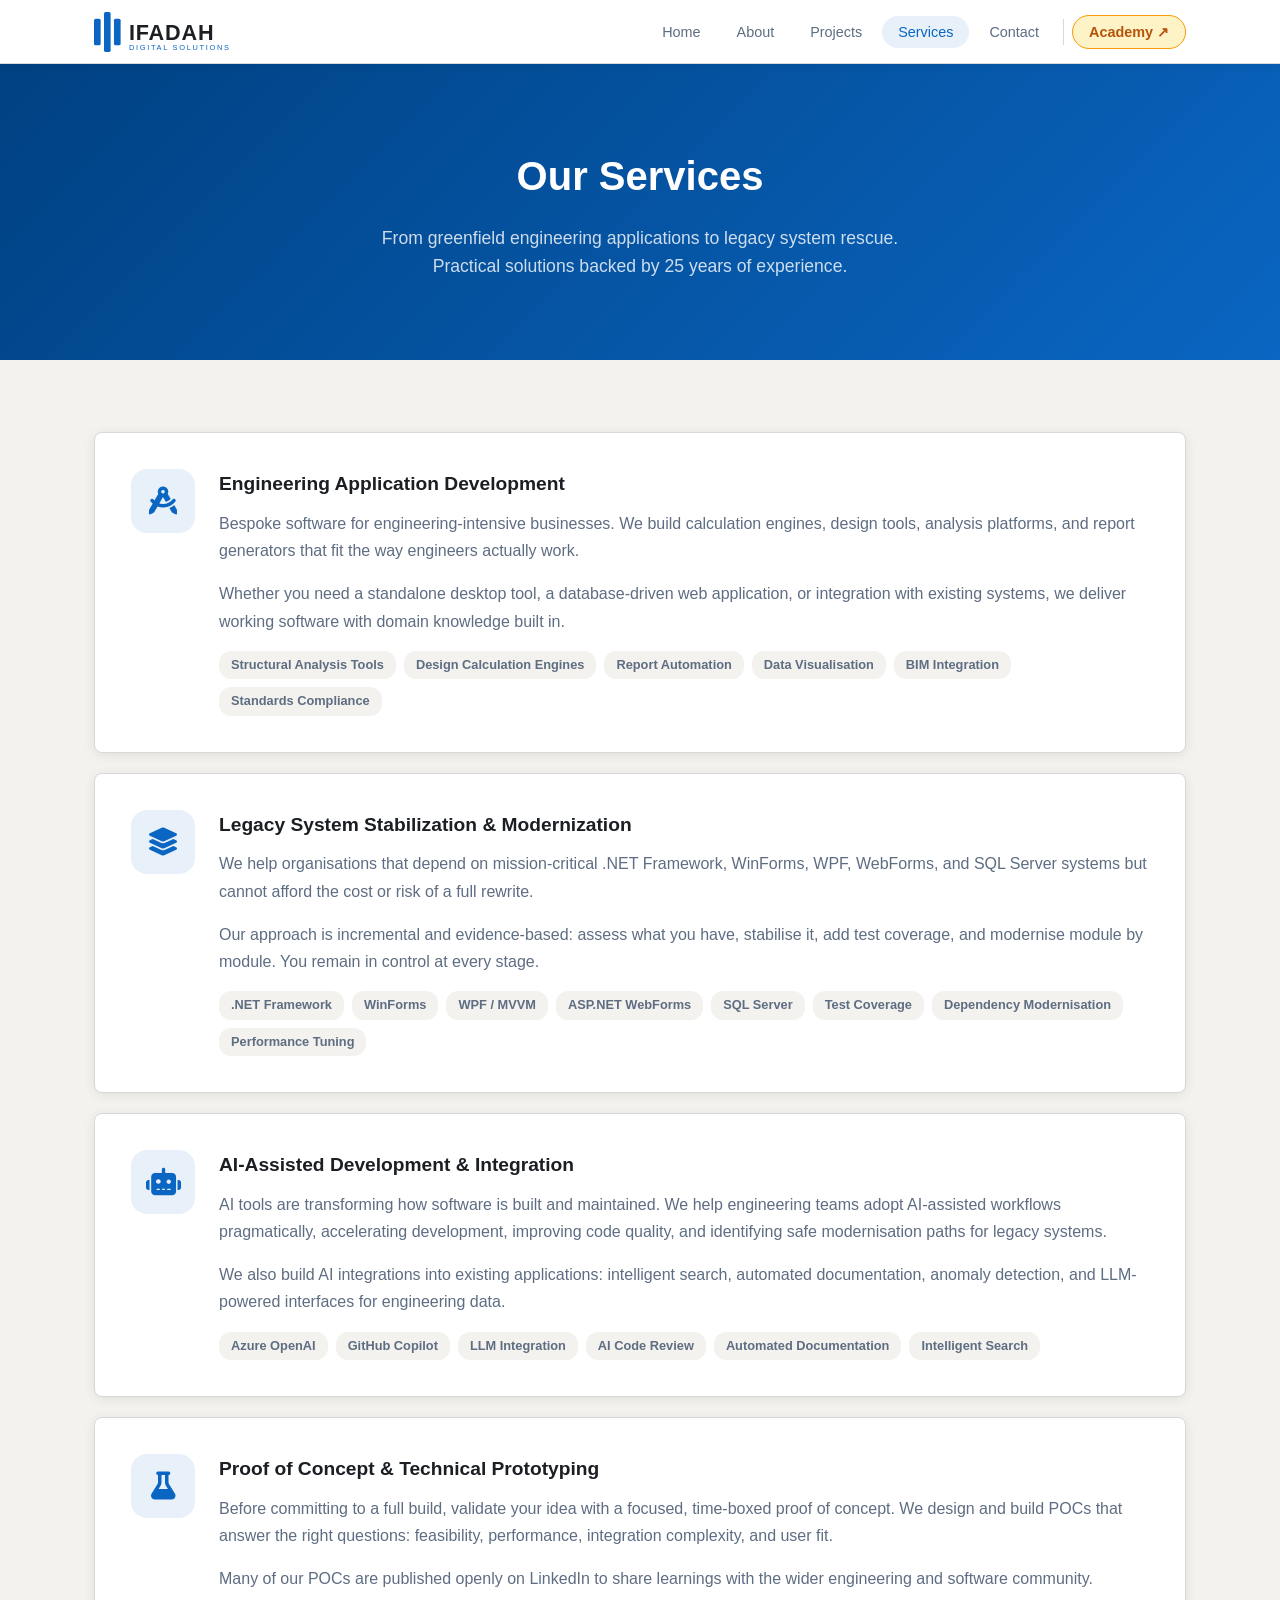
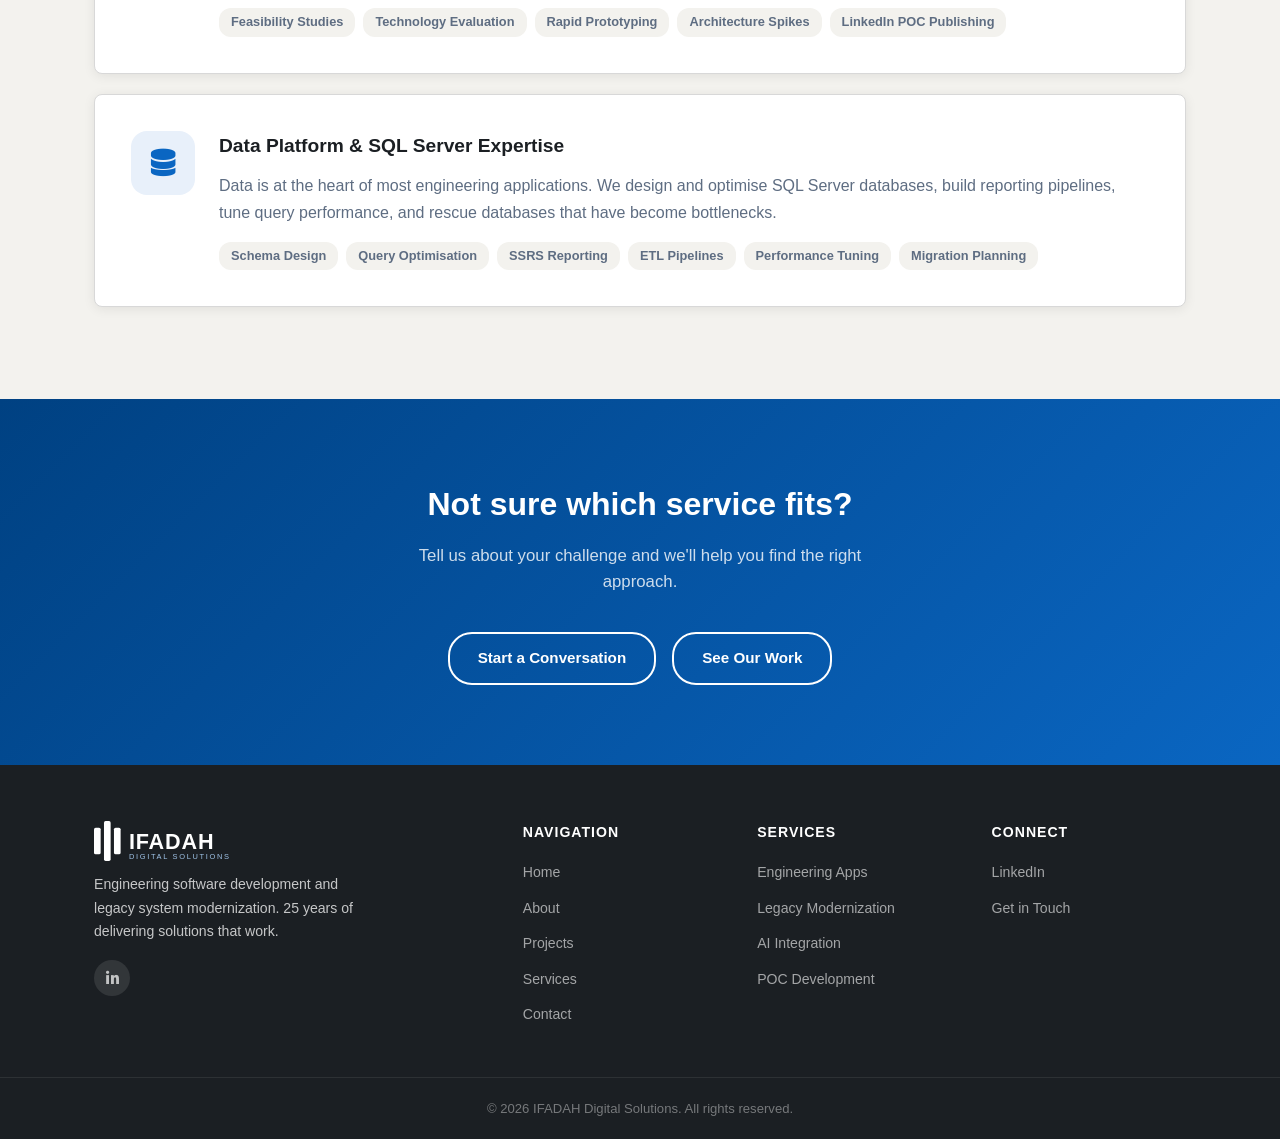
<file: services.html>
<!DOCTYPE html>
<html lang="en">
<head>
  <meta charset="UTF-8">
  <meta http-equiv="Cache-Control" content="no-cache, no-store, must-revalidate">
  <meta http-equiv="Pragma" content="no-cache">
  <meta http-equiv="Expires" content="0">
  <meta name="viewport" content="width=device-width, initial-scale=1.0">
  <meta name="description" content="IFADAH Digital Solutions Services: Engineering Applications, Legacy Modernization, AI Integration, POC Development.">
  <title>Services | IFADAH Digital Solutions</title>
  <link rel="icon" type="image/svg+xml" href="assets/favicon.svg">
  <link rel="stylesheet" href="css/style.css">
  <link rel="stylesheet" href="https://cdnjs.cloudflare.com/ajax/libs/font-awesome/6.5.0/css/all.min.css">
</head>
<body>

  <!-- NAVIGATION -->
  <header>
    <nav class="navbar">
      <div class="container nav-inner">
        <a href="index.html" class="logo"><img src="assets/logo.svg" alt="IFADAH Digital Solutions"></a>
        <ul class="nav-links">
          <li><a href="index.html">Home</a></li>
          <li><a href="about.html">About</a></li>
          <li><a href="projects.html">Projects</a></li>
          <li><a href="services.html" class="active">Services</a></li>
          <li><a href="contact.html">Contact</a></li>
          <li class="nav-academy-item"><a href="academy.html" class="nav-academy">Academy ↗</a></li>
        </ul>
        <button class="hamburger" id="hamburger">☰</button>
      </div>
    </nav>
    <div class="mobile-menu" id="mobile-menu">
      <a href="index.html">Home</a>
      <a href="about.html">About</a>
      <a href="projects.html">Projects</a>
      <a href="services.html">Services</a>
      <a href="contact.html">Contact</a>
      <a href="academy.html" class="nav-academy-mobile">Academy ↗</a>
    </div>
  </header>

  <!-- HERO -->
  <section class="services-hero">
    <div class="container">
      <h1>Our Services</h1>
      <p>From greenfield engineering applications to legacy system rescue. Practical solutions backed by 25 years of experience.</p>
    </div>
  </section>

  <!-- SERVICES -->
  <section class="section">
    <div class="container">

      <div class="service-block">
        <div class="service-block-icon"><i class="fas fa-drafting-compass"></i></div>
        <div class="service-block-content">
          <h3>Engineering Application Development</h3>
          <p>
            Bespoke software for engineering-intensive businesses. We build calculation engines, design tools, analysis platforms, and report generators that fit the way engineers actually work.
          </p>
          <p>
            Whether you need a standalone desktop tool, a database-driven web application, or integration with existing systems, we deliver working software with domain knowledge built in.
          </p>
          <div class="service-features">
            <span>Structural Analysis Tools</span>
            <span>Design Calculation Engines</span>
            <span>Report Automation</span>
            <span>Data Visualisation</span>
            <span>BIM Integration</span>
            <span>Standards Compliance</span>
          </div>
        </div>
      </div>

      <div class="service-block">
        <div class="service-block-icon"><i class="fas fa-layer-group"></i></div>
        <div class="service-block-content">
          <h3>Legacy System Stabilization &amp; Modernization</h3>
          <p>
            We help organisations that depend on mission-critical .NET Framework, WinForms, WPF, WebForms, and SQL Server systems but cannot afford the cost or risk of a full rewrite.
          </p>
          <p>
            Our approach is incremental and evidence-based: assess what you have, stabilise it, add test coverage, and modernise module by module. You remain in control at every stage.
          </p>
          <div class="service-features">
            <span>.NET Framework</span>
            <span>WinForms</span>
            <span>WPF / MVVM</span>
            <span>ASP.NET WebForms</span>
            <span>SQL Server</span>
            <span>Test Coverage</span>
            <span>Dependency Modernisation</span>
            <span>Performance Tuning</span>
          </div>
        </div>
      </div>

      <div class="service-block">
        <div class="service-block-icon"><i class="fas fa-robot"></i></div>
        <div class="service-block-content">
          <h3>AI-Assisted Development &amp; Integration</h3>
          <p>
            AI tools are transforming how software is built and maintained. We help engineering teams adopt AI-assisted workflows pragmatically, accelerating development, improving code quality, and identifying safe modernisation paths for legacy systems.
          </p>
          <p>
            We also build AI integrations into existing applications: intelligent search, automated documentation, anomaly detection, and LLM-powered interfaces for engineering data.
          </p>
          <div class="service-features">
            <span>Azure OpenAI</span>
            <span>GitHub Copilot</span>
            <span>LLM Integration</span>
            <span>AI Code Review</span>
            <span>Automated Documentation</span>
            <span>Intelligent Search</span>
          </div>
        </div>
      </div>

      <div class="service-block">
        <div class="service-block-icon"><i class="fas fa-flask"></i></div>
        <div class="service-block-content">
          <h3>Proof of Concept &amp; Technical Prototyping</h3>
          <p>
            Before committing to a full build, validate your idea with a focused, time-boxed proof of concept. We design and build POCs that answer the right questions: feasibility, performance, integration complexity, and user fit.
          </p>
          <p>
            Many of our POCs are published openly on LinkedIn to share learnings with the wider engineering and software community.
          </p>
          <div class="service-features">
            <span>Feasibility Studies</span>
            <span>Technology Evaluation</span>
            <span>Rapid Prototyping</span>
            <span>Architecture Spikes</span>
            <span>LinkedIn POC Publishing</span>
          </div>
        </div>
      </div>

      <div class="service-block">
        <div class="service-block-icon"><i class="fas fa-database"></i></div>
        <div class="service-block-content">
          <h3>Data Platform &amp; SQL Server Expertise</h3>
          <p>
            Data is at the heart of most engineering applications. We design and optimise SQL Server databases, build reporting pipelines, tune query performance, and rescue databases that have become bottlenecks.
          </p>
          <div class="service-features">
            <span>Schema Design</span>
            <span>Query Optimisation</span>
            <span>SSRS Reporting</span>
            <span>ETL Pipelines</span>
            <span>Performance Tuning</span>
            <span>Migration Planning</span>
          </div>
        </div>
      </div>

    </div>
  </section>

  <!-- CTA -->
  <section class="cta-banner">
    <div class="container">
      <h2>Not sure which service fits?</h2>
      <p>Tell us about your challenge and we'll help you find the right approach.</p>
      <div class="cta-banner-btns">
        <a href="contact.html" class="btn btn-outline-white">Start a Conversation</a>
        <a href="projects.html" class="btn btn-outline-white">See Our Work</a>
      </div>
    </div>
  </section>

  <!-- FOOTER -->
  <footer>
    <div class="container">
      <div class="footer-main">
        <div class="footer-brand">
          <img src="assets/logo-white.svg" alt="IFADAH Digital Solutions" style="height:40px;">
          <p>Engineering software development and legacy system modernization. 25 years of delivering solutions that work.</p>
          <div class="footer-social">
            <a href="https://www.linkedin.com/company/ifadah" target="_blank" rel="noopener" title="LinkedIn"><i class="fab fa-linkedin-in"></i></a>
          </div>
        </div>
        <div class="footer-col">
          <h4>Navigation</h4>
          <ul>
            <li><a href="index.html">Home</a></li>
            <li><a href="about.html">About</a></li>
            <li><a href="projects.html">Projects</a></li>
            <li><a href="services.html">Services</a></li>
            <li><a href="contact.html">Contact</a></li>
          </ul>
        </div>
        <div class="footer-col">
          <h4>Services</h4>
          <ul>
            <li><a href="services.html">Engineering Apps</a></li>
            <li><a href="services.html">Legacy Modernization</a></li>
            <li><a href="services.html">AI Integration</a></li>
            <li><a href="services.html">POC Development</a></li>
          </ul>
        </div>
        <div class="footer-col">
          <h4>Connect</h4>
          <ul>
            <li><a href="https://www.linkedin.com/company/ifadah" target="_blank" rel="noopener">LinkedIn</a></li>
            <li><a href="contact.html">Get in Touch</a></li>
          </ul>
        </div>
      </div>
    </div>
    <div class="footer-bottom">
      <p>&copy; <span id="year"></span> IFADAH Digital Solutions. All rights reserved.</p>
      <script>document.getElementById('year').textContent = new Date().getFullYear();</script>
    </div>
  </footer>

  <script src="js/main.js"></script>
</body>
</html>
</file>
<file: css/style.css>
/* ============================================================
   IFADAH Digital Solutions — Global Stylesheet
   LinkedIn-inspired color palette
   ============================================================ */

:root {
  --primary:        #0A66C2;
  --primary-dark:   #004182;
  --primary-light:  #E8F0FA;
  --dark:           #1B1F23;
  --text:           #1B1F23;
  --text-secondary: #5E6D82;
  --bg:             #F3F2EE;
  --white:          #FFFFFF;
  --border:         #D8D8D8;
  --card-shadow:    0 2px 12px rgba(0, 0, 0, 0.08);
  --radius:         8px;
  --nav-height:     64px;
}

/* ---- Reset ---- */
*, *::before, *::after { box-sizing: border-box; margin: 0; padding: 0; }
html { scroll-behavior: smooth; }
body {
  font-family: 'Segoe UI', -apple-system, BlinkMacSystemFont, Arial, sans-serif;
  color: var(--text);
  background: var(--bg);
  line-height: 1.6;
}
img { max-width: 100%; display: block; }
a { text-decoration: none; color: inherit; }
ul { list-style: none; }

/* ---- Layout ---- */
.container {
  max-width: 1140px;
  margin: 0 auto;
  padding: 0 24px;
}
.section {
  padding: 72px 0;
}
.section.bg-light { background: var(--white); }
.section.bg-dark  { background: var(--dark); color: var(--white); }
.section-title {
  font-size: 1.75rem;
  font-weight: 700;
  text-align: center;
  margin-bottom: 8px;
  color: var(--text);
}
.section-subtitle {
  text-align: center;
  color: var(--text-secondary);
  margin-bottom: 48px;
  font-size: 1rem;
}
.text-center { text-align: center; }

/* ---- Buttons ---- */
.btn {
  display: inline-block;
  padding: 12px 28px;
  border-radius: 24px;
  font-size: 0.95rem;
  font-weight: 600;
  cursor: pointer;
  transition: all 0.2s ease;
  border: 2px solid transparent;
}
.btn-primary {
  background: var(--primary);
  color: var(--white);
  border-color: var(--primary);
}
.btn-primary:hover {
  background: var(--primary-dark);
  border-color: var(--primary-dark);
  transform: translateY(-1px);
  box-shadow: 0 4px 16px rgba(10,102,194,0.35);
}
.btn-outline {
  background: transparent;
  color: var(--primary);
  border-color: var(--primary);
}
.btn-outline:hover {
  background: var(--primary);
  color: var(--white);
  transform: translateY(-1px);
}
.btn-outline-white {
  background: transparent;
  color: var(--white);
  border-color: var(--white);
}
.btn-outline-white:hover {
  background: var(--white);
  color: var(--primary);
}

/* ============================================================
   NAVIGATION
   ============================================================ */
.navbar {
  position: sticky;
  top: 0;
  z-index: 100;
  background: var(--white);
  border-bottom: 1px solid var(--border);
  height: var(--nav-height);
  box-shadow: 0 2px 8px rgba(0,0,0,0.06);
}
.nav-inner {
  display: flex;
  align-items: center;
  justify-content: space-between;
  height: var(--nav-height);
}
.logo img { height: 40px; }
.nav-links {
  display: flex;
  gap: 4px;
  align-items: center;
}
.nav-links a {
  padding: 8px 16px;
  border-radius: 20px;
  font-size: 0.9rem;
  font-weight: 500;
  color: var(--text-secondary);
  transition: all 0.2s;
}
.nav-links a:hover,
.nav-links a.active {
  color: var(--primary);
  background: var(--primary-light);
}
.hamburger {
  display: none;
  background: none;
  border: none;
  font-size: 1.5rem;
  cursor: pointer;
  color: var(--dark);
  padding: 8px;
}
.mobile-menu {
  display: none;
  flex-direction: column;
  background: var(--white);
  border-bottom: 1px solid var(--border);
  padding: 12px 24px 20px;
}
.mobile-menu.open { display: flex; }
.mobile-menu a {
  padding: 12px 8px;
  font-size: 1rem;
  font-weight: 500;
  color: var(--text);
  border-bottom: 1px solid var(--border);
}
.mobile-menu a:last-child { border-bottom: none; }
.mobile-menu a:hover { color: var(--primary); }
/* Academy nav badge — distinct amber/gold to signal external community */
.nav-links li.nav-academy-item {
  border-left: 1px solid var(--border);
  padding-left: 8px;
  margin-left: 4px;
}
.nav-links a.nav-academy {
  color: #B45309;
  background: #FEF3C7;
  border: 1px solid #F59E0B;
  font-weight: 600;
}
.nav-links a.nav-academy:hover {
  color: #78350F;
  background: #FDE68A;
  border-color: #D97706;
}
.mobile-menu a.nav-academy-mobile {
  color: #B45309;
  font-weight: 600;
}
.mobile-menu a.nav-academy-mobile:hover { color: #78350F; }

/* ============================================================
   HERO
   ============================================================ */
.hero {
  background: linear-gradient(135deg, var(--primary-dark) 0%, var(--primary) 60%, #1A8AE0 100%);
  color: var(--white);
  padding: 100px 0 90px;
  position: relative;
  overflow: hidden;
}
.hero::before {
  content: '';
  position: absolute;
  top: -50%;
  right: -10%;
  width: 600px;
  height: 600px;
  background: rgba(255,255,255,0.04);
  border-radius: 50%;
}
.hero::after {
  content: '';
  position: absolute;
  bottom: -30%;
  left: -5%;
  width: 400px;
  height: 400px;
  background: rgba(255,255,255,0.03);
  border-radius: 50%;
}
.hero-content {
  position: relative;
  z-index: 1;
  max-width: 720px;
}
.hero-eyebrow {
  font-size: 0.85rem;
  font-weight: 600;
  letter-spacing: 2px;
  text-transform: uppercase;
  color: #A0C4E8;
  margin-bottom: 16px;
}
.hero h1 {
  font-size: clamp(2rem, 5vw, 3.2rem);
  font-weight: 800;
  line-height: 1.15;
  margin-bottom: 20px;
}
.hero h1 span { color: #A0C4E8; }
.hero p {
  font-size: 1.1rem;
  color: rgba(255,255,255,0.85);
  margin-bottom: 36px;
  max-width: 560px;
  line-height: 1.7;
}
.hero-cta { display: flex; gap: 16px; flex-wrap: wrap; }
.hero-stats {
  display: flex;
  gap: 48px;
  margin-top: 56px;
  padding-top: 40px;
  border-top: 1px solid rgba(255,255,255,0.15);
}
.stat-number {
  font-size: 2rem;
  font-weight: 800;
  color: var(--white);
}
.stat-label {
  font-size: 0.82rem;
  color: rgba(255,255,255,0.65);
  text-transform: uppercase;
  letter-spacing: 1px;
  margin-top: 2px;
}

/* ============================================================
   CARDS GRID
   ============================================================ */
.cards-grid {
  display: grid;
  grid-template-columns: repeat(auto-fit, minmax(280px, 1fr));
  gap: 24px;
}
.card {
  background: var(--white);
  border-radius: var(--radius);
  padding: 28px;
  box-shadow: var(--card-shadow);
  border: 1px solid var(--border);
  transition: transform 0.2s, box-shadow 0.2s;
}
.card:hover {
  transform: translateY(-4px);
  box-shadow: 0 8px 32px rgba(0,0,0,0.12);
}
.card-icon {
  width: 48px;
  height: 48px;
  background: var(--primary-light);
  border-radius: 12px;
  display: flex;
  align-items: center;
  justify-content: center;
  margin-bottom: 18px;
  font-size: 1.25rem;
  color: var(--primary);
}
.card h3 {
  font-size: 1.1rem;
  font-weight: 700;
  margin-bottom: 10px;
  color: var(--text);
}
.card p {
  color: var(--text-secondary);
  font-size: 0.92rem;
  line-height: 1.6;
}

/* ============================================================
   PROJECT CARDS
   ============================================================ */
.projects-grid {
  display: grid;
  grid-template-columns: repeat(auto-fill, minmax(320px, 1fr));
  gap: 28px;
}
.project-card {
  background: var(--white);
  border-radius: var(--radius);
  overflow: hidden;
  box-shadow: var(--card-shadow);
  border: 1px solid var(--border);
  transition: transform 0.2s, box-shadow 0.2s;
  display: flex;
  flex-direction: column;
}
.project-card:hover {
  transform: translateY(-4px);
  box-shadow: 0 8px 32px rgba(0,0,0,0.14);
}
.project-media {
  width: 100%;
    height: 200px;
  object-fit: cover;
  background: var(--primary-light);
}
.project-media iframe {
  width: 100%;
  height: 200px;
  border: none;
}
.project-body {
  padding: 20px;
  flex: 1;
  display: flex;
  flex-direction: column;
}
.project-year {
  font-size: 0.75rem;
  color: var(--text-secondary);
  font-weight: 600;
  letter-spacing: 1px;
  margin-bottom: 6px;
  text-transform: uppercase;
}
.project-title {
  font-size: 1.05rem;
  font-weight: 700;
  margin-bottom: 10px;
  color: var(--text);
}
.project-desc {
  font-size: 0.88rem;
  color: var(--text-secondary);
  line-height: 1.6;
  flex: 1;
  margin-bottom: 16px;
}
.tech-tags {
  display: flex;
  flex-wrap: wrap;
  gap: 6px;
  margin-bottom: 16px;
}
.tag {
  background: var(--primary-light);
  color: var(--primary);
  font-size: 0.75rem;
  font-weight: 600;
  padding: 4px 10px;
  border-radius: 12px;
}
.project-links {
  display: flex;
  gap: 10px;
}
.project-links a {
  font-size: 0.82rem;
  font-weight: 600;
  color: var(--primary);
  display: flex;
  align-items: center;
  gap: 4px;
  padding: 6px 12px;
  border: 1px solid var(--primary);
  border-radius: 16px;
  transition: all 0.2s;
}
.project-links a:hover {
  background: var(--primary);
  color: var(--white);
}

/* ---- Filter Bar ---- */
.filter-bar {
  display: flex;
  flex-wrap: wrap;
  gap: 10px;
  justify-content: center;
  margin-bottom: 40px;
}
.filter-btn {
  padding: 8px 20px;
  border-radius: 20px;
  border: 1.5px solid var(--border);
  background: var(--white);
  color: var(--text-secondary);
  font-size: 0.88rem;
  font-weight: 600;
  cursor: pointer;
  transition: all 0.2s;
}
.filter-btn:hover,
.filter-btn.active {
  border-color: var(--primary);
  color: var(--primary);
  background: var(--primary-light);
}
.no-projects {
  text-align: center;
  color: var(--text-secondary);
  padding: 60px 0;
  font-size: 1rem;
  grid-column: 1 / -1;
}

/* ============================================================
   ABOUT PAGE
   ============================================================ */
.about-hero {
  background: var(--dark);
  color: var(--white);
  padding: 80px 0;
}
.about-hero h1 { font-size: 2.5rem; font-weight: 800; margin-bottom: 16px; }
.about-hero p { color: rgba(255,255,255,0.75); font-size: 1.1rem; max-width: 560px; }

.about-grid {
  display: grid;
  grid-template-columns: 1fr 1fr;
  gap: 56px;
  align-items: center;
}
.about-grid img {
  border-radius: var(--radius);
  box-shadow: var(--card-shadow);
}
.about-text h2 { font-size: 1.75rem; font-weight: 700; margin-bottom: 16px; }
.about-text p { color: var(--text-secondary); margin-bottom: 16px; line-height: 1.75; }

.tech-stack {
  display: flex;
  flex-wrap: wrap;
  gap: 10px;
  margin-top: 8px;
}
.tech-badge {
  background: var(--dark);
  color: var(--white);
  padding: 6px 14px;
  border-radius: 20px;
  font-size: 0.82rem;
  font-weight: 600;
}

.timeline { margin-top: 48px; }
.timeline-item {
  display: flex;
  gap: 24px;
  margin-bottom: 32px;
}
.timeline-dot {
  width: 14px;
  height: 14px;
  min-width: 14px;
  border-radius: 50%;
  background: var(--primary);
  margin-top: 6px;
  position: relative;
}
.timeline-dot::after {
  content: '';
  position: absolute;
  top: 14px;
  left: 6px;
  width: 2px;
  height: calc(100% + 18px);
  background: var(--border);
}
.timeline-item:last-child .timeline-dot::after { display: none; }
.timeline-content h4 { font-size: 0.95rem; font-weight: 700; margin-bottom: 4px; }
.timeline-content p { font-size: 0.88rem; color: var(--text-secondary); }
.timeline-year {
  font-size: 0.78rem;
  color: var(--primary);
  font-weight: 700;
  margin-bottom: 4px;
}

/* ============================================================
   SERVICES PAGE
   ============================================================ */
.services-hero {
  background: linear-gradient(135deg, var(--primary-dark), var(--primary));
  color: var(--white);
  padding: 80px 0;
  text-align: center;
}
.services-hero h1 { font-size: 2.5rem; font-weight: 800; margin-bottom: 16px; }
.services-hero p { color: rgba(255,255,255,0.8); font-size: 1.1rem; max-width: 560px; margin: 0 auto; }

.service-block {
  display: grid;
  grid-template-columns: 64px 1fr;
  gap: 24px;
  padding: 36px;
  background: var(--white);
  border-radius: var(--radius);
  border: 1px solid var(--border);
  box-shadow: var(--card-shadow);
  margin-bottom: 20px;
  transition: transform 0.2s, box-shadow 0.2s;
}
.service-block:hover {
  transform: translateY(-2px);
  box-shadow: 0 8px 32px rgba(0,0,0,0.1);
}
.service-block-icon {
  width: 64px;
  height: 64px;
  background: var(--primary-light);
  border-radius: 16px;
  display: flex;
  align-items: center;
  justify-content: center;
  font-size: 1.75rem;
  color: var(--primary);
}
.service-block-content h3 { font-size: 1.2rem; font-weight: 700; margin-bottom: 10px; }
.service-block-content p { color: var(--text-secondary); line-height: 1.7; margin-bottom: 16px; }
.service-features {
  display: flex;
  flex-wrap: wrap;
  gap: 8px;
}
.service-features span {
  font-size: 0.8rem;
  font-weight: 600;
  padding: 4px 12px;
  background: var(--bg);
  border-radius: 12px;
  color: var(--text-secondary);
}

/* ============================================================
   CTA BANNER
   ============================================================ */
.cta-banner {
  background: linear-gradient(135deg, var(--primary-dark), var(--primary));
  color: var(--white);
  padding: 80px 0;
  text-align: center;
}
.cta-banner h2 { font-size: 2rem; font-weight: 800; margin-bottom: 12px; }
.cta-banner p { font-size: 1.05rem; color: rgba(255,255,255,0.8); margin-bottom: 36px; max-width: 500px; margin-left: auto; margin-right: auto; }
.cta-banner-btns { display: flex; gap: 16px; justify-content: center; flex-wrap: wrap; }

/* ============================================================
   CONTACT PAGE
   ============================================================ */
.contact-hero {
  background: var(--dark);
  color: var(--white);
  padding: 80px 0;
  text-align: center;
}
.contact-hero h1 { font-size: 2.5rem; font-weight: 800; margin-bottom: 12px; }
.contact-hero p { color: rgba(255,255,255,0.75); font-size: 1.05rem; }

.contact-grid {
  display: grid;
  grid-template-columns: 1fr 1.5fr;
  gap: 48px;
}
.contact-info h3 { font-size: 1.2rem; font-weight: 700; margin-bottom: 24px; }
.contact-item {
  display: flex;
  align-items: flex-start;
  gap: 16px;
  margin-bottom: 28px;
}
.contact-item-icon {
  width: 44px;
  height: 44px;
  min-width: 44px;
  background: var(--primary-light);
  border-radius: 12px;
  display: flex;
  align-items: center;
  justify-content: center;
  color: var(--primary);
  font-size: 1.1rem;
}
.contact-item-text h4 { font-size: 0.88rem; font-weight: 700; margin-bottom: 4px; color: var(--text-secondary); text-transform: uppercase; letter-spacing: 0.5px; }
.contact-item-text a, .contact-item-text p { color: var(--text); font-size: 0.95rem; }
.contact-item-text a:hover { color: var(--primary); }

.linkedin-card {
  background: var(--primary);
  color: var(--white);
  border-radius: var(--radius);
  padding: 24px;
  display: flex;
  align-items: center;
  gap: 16px;
  margin-top: 24px;
  text-decoration: none;
  transition: background 0.2s, transform 0.2s;
}
.linkedin-card:hover {
  background: var(--primary-dark);
  transform: translateY(-2px);
}
.linkedin-card i { font-size: 2rem; }
.linkedin-card h4 { font-weight: 700; margin-bottom: 4px; }
.linkedin-card p { font-size: 0.85rem; opacity: 0.8; }

.contact-form { background: var(--white); border-radius: var(--radius); padding: 36px; box-shadow: var(--card-shadow); border: 1px solid var(--border); }
.contact-form h3 { font-size: 1.2rem; font-weight: 700; margin-bottom: 24px; }
.form-group { margin-bottom: 20px; }
.form-group label { display: block; font-size: 0.88rem; font-weight: 600; margin-bottom: 6px; color: var(--text); }
.form-group input,
.form-group textarea,
.form-group select {
  width: 100%;
  padding: 12px 16px;
  border: 1.5px solid var(--border);
  border-radius: var(--radius);
  font-size: 0.95rem;
  font-family: inherit;
  color: var(--text);
  background: var(--bg);
  transition: border-color 0.2s;
}
.form-group input:focus,
.form-group textarea:focus,
.form-group select:focus {
  outline: none;
  border-color: var(--primary);
  background: var(--white);
}
.form-group textarea { height: 130px; resize: vertical; }
.form-row { display: grid; grid-template-columns: 1fr 1fr; gap: 16px; }

/* ============================================================
   FOOTER
   ============================================================ */
footer {
  background: var(--dark);
  color: rgba(255,255,255,0.75);
}
.footer-main {
  display: grid;
  grid-template-columns: 2fr 1fr 1fr 1fr;
  gap: 40px;
  padding: 56px 0 40px;
}
.footer-brand p {
  font-size: 0.88rem;
  line-height: 1.7;
  margin-top: 12px;
  max-width: 260px;
}
.footer-col h4 {
  font-size: 0.88rem;
  font-weight: 700;
  color: var(--white);
  text-transform: uppercase;
  letter-spacing: 1px;
  margin-bottom: 16px;
}
.footer-col ul li { margin-bottom: 10px; }
.footer-col ul li a {
  font-size: 0.88rem;
  color: rgba(255,255,255,0.6);
  transition: color 0.2s;
}
.footer-col ul li a:hover { color: var(--white); }
.footer-social {
  display: flex;
  gap: 12px;
  margin-top: 16px;
}
.footer-social a {
  width: 36px;
  height: 36px;
  background: rgba(255,255,255,0.1);
  border-radius: 50%;
  display: flex;
  align-items: center;
  justify-content: center;
  color: rgba(255,255,255,0.7);
  font-size: 0.95rem;
  transition: background 0.2s, color 0.2s;
}
.footer-social a:hover { background: var(--primary); color: var(--white); }
.footer-bottom {
  border-top: 1px solid rgba(255,255,255,0.08);
  padding: 20px 0;
  text-align: center;
  font-size: 0.82rem;
  color: rgba(255,255,255,0.4);
}

/* ============================================================
   RESPONSIVE
   ============================================================ */
@media (max-width: 900px) {
  .about-grid,
  .contact-grid { grid-template-columns: 1fr; }
  .footer-main { grid-template-columns: 1fr 1fr; }
}

@media (max-width: 640px) {
  .nav-links { display: none; }
  .hamburger { display: block; }
  .hero { padding: 64px 0 56px; }
  .hero h1 { font-size: 2rem; }
  .hero-stats { flex-direction: column; gap: 24px; }
  .section { padding: 48px 0; }
  .cards-grid,
  .projects-grid { grid-template-columns: 1fr; }
  .footer-main { grid-template-columns: 1fr; gap: 28px; }
  .service-block { grid-template-columns: 1fr; }
  .form-row { grid-template-columns: 1fr; }
  .contact-grid { grid-template-columns: 1fr; }
  .hero-cta { flex-direction: column; }
  .cta-banner-btns { flex-direction: column; align-items: center; }
}
</file>
